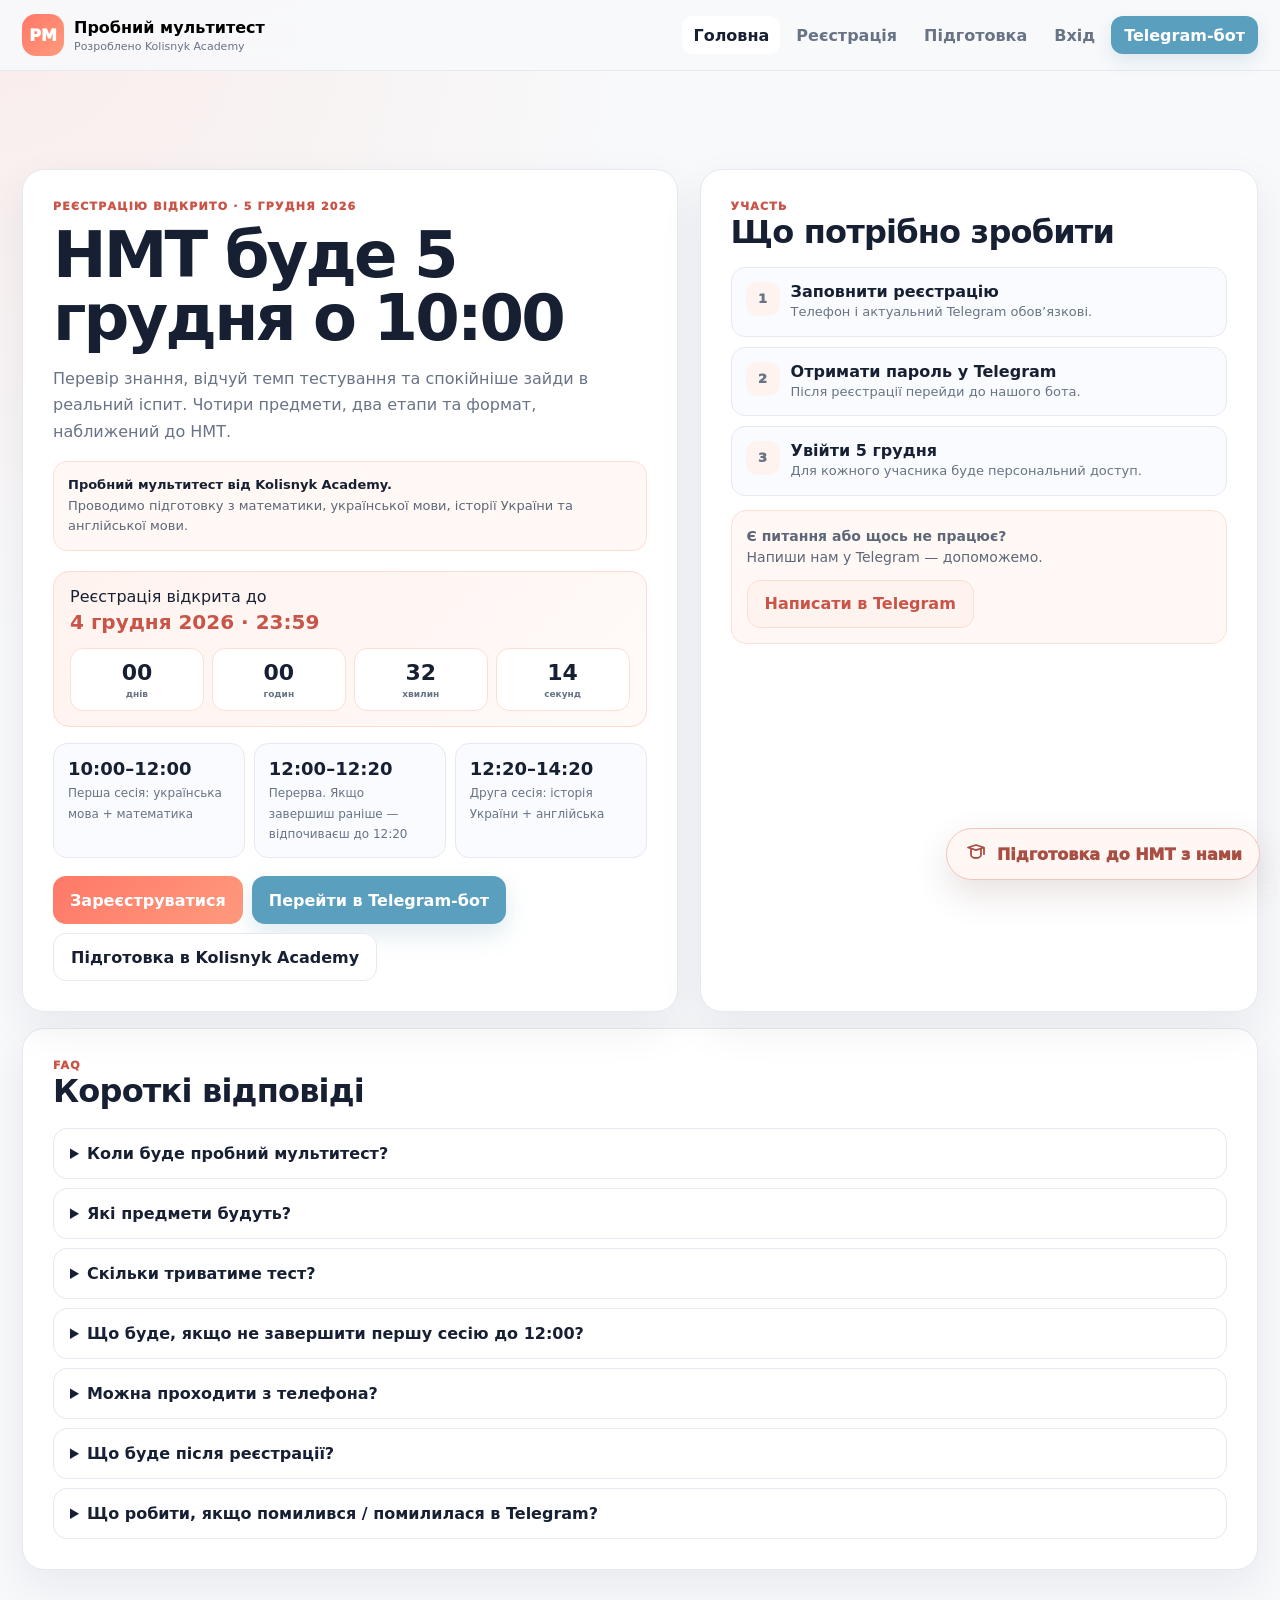
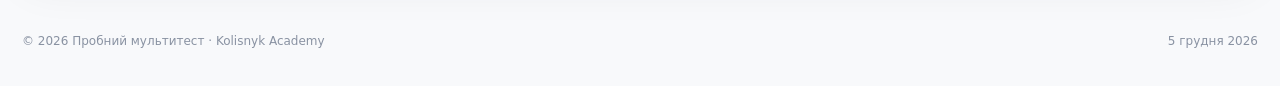
<file: index.html>
<!doctype html>
<html lang="uk">
<head>
<meta charset="utf-8">
<meta name="viewport" content="width=device-width,initial-scale=1,viewport-fit=cover">
<title>Пробний мультитест — Kolisnyk Academy</title>
<link rel="icon" type="image/svg+xml" href="assets/favicon.svg?v=1">
<meta name="description" content="Пробний НМТ у форматі, наближеному до реального тестувальника: реєстрація, персональний доступ, 2 етапи, 20-хвилинна перерва та 4 предмети.">
<link rel="stylesheet" href="assets/styles.css?v=20261030-final">
</head>
<body>

<header class="top"><div class="topin">
<button class="brand" id="brandHome"><span class="logo">PM</span><span><strong>Пробний мультитест</strong><small>Розроблено Kolisnyk Academy</small></span></button>
<nav class="desktop-nav" aria-label="Основна навігація"><button data-nav="ended" class="post-event-only" hidden>Підсумки тесту</button><button data-nav="home" class="active">Головна</button><button data-nav="register">Реєстрація</button><button data-nav="tutors">Підготовка</button><button data-nav="login">Вхід</button><a class="telegram-bot-nav" href="https://t.me/Kolisnyk_academy_bot" target="_blank" rel="noopener">Telegram-бот</a></nav>
</div></header>

<nav class="mobile-nav" aria-label="Мобільна навігація">
<button data-nav="ended" class="post-event-only" hidden>Підсумки тесту</button>
<button data-nav="home" class="active">Головна</button>
<button data-nav="register">Реєстрація</button>
<button data-nav="login" class="mobile-login"><svg class="mobile-nav-icon" viewBox="0 0 24 24" aria-hidden="true"><path d="M10 4H5a2 2 0 0 0-2 2v12a2 2 0 0 0 2 2h5M14 8l4 4-4 4M8 12h10"/></svg><span>Вхід</span></button>
<button data-nav="tutors">Підготовка</button>
<a id="mobileSupport" class="mobile-bot-link" href="https://t.me/Kolisnyk_academy_bot" target="_blank" rel="noopener">TG-бот</a>
</nav>

<main class="wrap">

<section id="home" class="section active">
<div class="hero">
<div class="card">
<div class="eyebrow" id="homeEyebrow">Реєстрацію відкрито · 5 грудня 2026</div>
<h1 id="homeTitle">НМТ буде 5 грудня о 10:00</h1>
<p class="lead" id="homeLead">Перевір знання, відчуй темп тестування та спокійніше зайди в реальний іспит. Чотири предмети, два етапи та формат, наближений до НМТ.</p>
<div class="collabline"><b>Пробний мультитест від Kolisnyk Academy.</b><br>Проводимо підготовку з математики, української мови, історії України та англійської мови.</div>
<div class="datebox" id="homePhaseBox"><span id="homePhaseLabel">Реєстрація відкрита до</span><b id="homePhaseValue">4 грудня 2026 · 23:59</b>
<div class="countdown" id="countdown">
<div class="count"><strong id="days">00</strong><span>днів</span></div>
<div class="count"><strong id="hours">00</strong><span>годин</span></div>
<div class="count"><strong id="minutes">00</strong><span>хвилин</span></div>
<div class="count"><strong id="seconds">00</strong><span>секунд</span></div>
</div></div>
<div class="schedule"><div><strong>10:00–12:00</strong><span>Перша сесія: українська мова + математика</span></div><div><strong>12:00–12:20</strong><span>Перерва. Якщо завершиш раніше — відпочиваєш до 12:20</span></div><div><strong>12:20–14:20</strong><span>Друга сесія: історія України + англійська</span></div></div>
<div class="actions"><button id="homeRegisterBtn" class="btn primary" data-nav="register">Зареєструватися</button><a class="btn telegram-bot-btn" href="https://t.me/Kolisnyk_academy_bot" target="_blank" rel="noopener">Перейти в Telegram-бот</a><button id="homeLoginBtn" class="btn ghost" data-nav="login">Увійти до кабінету</button><button class="btn ghost" data-nav="tutors" data-prep-target="academyPrep">Підготовка в Kolisnyk Academy</button></div>
</div>

<div class="card">
<div class="eyebrow">Участь</div><h2>Що потрібно зробити</h2>
<div class="quick">
<div class="quickrow"><span class="quickicon">1</span><div><b id="quickTitle1">Заповнити реєстрацію</b><span id="quickText1">Телефон і актуальний Telegram обов'язкові.</span></div></div>
<div class="quickrow"><span class="quickicon">2</span><div><b id="quickTitle2">Дочекатися підтвердження</b><span id="quickText2">Усю важливу інформацію надішлемо за вказаними контактами.</span></div></div>
<div class="quickrow"><span class="quickicon">3</span><div><b id="quickTitle3">Увійти 5 грудня</b><span id="quickText3">Для кожного учасника буде персональний доступ.</span></div></div>
</div>
<div class="support"><p><b>Є питання або щось не працює?</b><br>Напиши нам у Telegram — допоможемо.</p><a id="supportHome" class="btn soft" href="https://t.me/kolisnyk_academy" target="_blank" rel="noopener">Написати в Telegram</a></div>
</div>
</div>

<div class="card" style="margin-top:16px">
<div class="eyebrow">FAQ</div><h2>Короткі відповіді</h2>
<div class="faq">
<details><summary>Коли буде пробний мультитест?</summary><p>5 грудня 2026 року. Перша сесія починається о 10:00, друга — о 12:20 за київським часом. Логін і пароль можна отримати в Telegram-боті після реєстрації.</p></details>
<details><summary>Які предмети будуть?</summary><p>Українська мова, математика, історія України та англійська мова. Усі чотири предмети проводить Kolisnyk Academy.</p></details>
<details><summary>Скільки триватиме тест?</summary><p>Перша сесія триває з 10:00 до 12:00. О 12:00 вона завершується автоматично, після чого триває перерва до 12:20. Якщо завершиш раніше, матимеш довшу перерву. Друга сесія проходить з 12:20 до 14:20.</p></details>
<details><summary>Що буде, якщо не завершити першу сесію до 12:00?</summary><p>О 12:00 перша сесія завершується автоматично. Якщо учасник не завершив її самостійно вчасно, за цю сесію відображатиметься 0. Дані виконання зберігаються для організатора.</p></details>
<details><summary>Можна проходити з телефона?</summary><p>Так. Сайт адаптований для смартфона. Але для самого тесту, якщо є можливість, зручніше використовувати ноутбук або комп'ютер.</p></details>
<details><summary>Що буде після реєстрації?</summary><p>Одразу відкрий наш <a class="telegram-bot-inline" href="https://t.me/Kolisnyk_academy_bot" target="_blank" rel="noopener">Telegram-бот</a>, натисни «Start / Розпочати» та отримай персональні дані для входу.</p></details>
<details><summary>Що робити, якщо помилився / помилилася в Telegram?</summary><p>Напиши нам у Telegram підтримки та вкажи ім'я, з яким реєструвався / реєструвалася.</p></details>
</div></div>
</section>

<section id="ended" class="section post-event-section" aria-labelledby="endedTitle" aria-hidden="true">
<div class="post-event-hero card">
  <div class="post-event-status"><span aria-hidden="true">✓</span> Тестування завершено</div>
  <div class="eyebrow">Пробний мультитест · 5 грудня 2026</div>
  <h1 id="endedTitle">Дякуємо, що прийшли!</h1>
  <p class="lead">Пробний НМТ завершився о 14:20. Дякуємо, що перевірили свої знання разом із Kolisnyk Academy.</p>
  <div class="post-event-note"><b>Якщо ви не встигли пройти або завершити тест — не засмучуйтеся.</b> Про дату наступного пробного НМТ повідомимо окремо.</div>
  <div class="actions post-event-actions">
    <button class="btn primary" data-nav="register">Дізнатися про наступний тест</button>
    <button class="btn ghost" data-nav="tutors">Підготовка в Kolisnyk Academy</button>
  </div>
</div>

<div id="endedDeliveryState" class="status" role="status" aria-live="polite" hidden></div>
<button id="endedRetryResultBtn" class="btn primary hide" type="button" hidden>Повторити надсилання відповідей</button>

<div class="post-event-grid">
  <article class="card post-event-card">
    <span class="post-event-icon" aria-hidden="true">01</span>
    <h2>Що буде з результатом?</h2>
    <p>Сайт передає збережені відповіді організаторам. Якщо надсилання перервалося, залиште сторінку відкритою: сайт повторить його автоматично або після натискання кнопки повторного надсилання.</p>
  </article>
  <article class="card post-event-card">
    <span class="post-event-icon" aria-hidden="true">02</span>
    <h2>Як потрапити на наступний тест?</h2>
    <p>Дату наступного пробного НМТ повідомимо окремо. Залиште контакти, щоб отримати повідомлення про реєстрацію та умови участі.</p>
  </article>
  <article class="card post-event-card">
    <span class="post-event-icon" aria-hidden="true">03</span>
    <h2>Потрібна допомога?</h2>
    <p>Якщо результат не надіслався, виникла технічна помилка чи залишилося організаційне питання — зверніться до підтримки.</p>
    <a class="text-link" href="https://t.me/kolisnyk_academy" target="_blank" rel="noopener">Написати в Telegram →</a>
  </article>
</div>

<div class="card post-event-footer">
  <div><div class="eyebrow">Далі — більше</div><h2>Готуйся до наступного пробного НМТ</h2></div>
  <p>Kolisnyk Academy проводить підготовку з усіх чотирьох предметів пробного НМТ.</p>
</div>
</section>

<section id="register" class="section">
<div class="grid2">
<div class="card">
<div class="eyebrow">Реєстрація</div><h2>Запис на пробний мультитест</h2><p id="registrationLead" class="lead" style="font-size:16px">Заявки приймаємо до 4 грудня 2026, 23:59 за київським часом.</p>
<form id="registrationForm">
<div class="formgrid">
<div class="field full"><label for="regName">Ім'я та прізвище</label><input id="regName" autocomplete="name" required placeholder="Наприклад, Анна Шевченко"></div>
<div class="field"><label for="regPhone">Телефон</label><input id="regPhone" type="tel" inputmode="tel" autocomplete="tel" required placeholder="+380 67 123 45 67"></div>
<div class="field"><label for="regTelegram">Telegram</label><input id="regTelegram" autocapitalize="off" spellcheck="false" required placeholder="@username"></div>
<div class="field"><label for="regEmail">Email</label><input id="regEmail" type="email" inputmode="email" autocomplete="email" required placeholder="name@gmail.com"></div>
<div class="field"><label for="regGrade">Клас</label><select id="regGrade" required><option value="">Оберіть клас</option><option>9</option><option>10</option><option>11</option><option>Випускник/ця</option></select></div>
<div class="field full"><label for="regCity">Місто</label><input id="regCity" autocomplete="address-level2" required placeholder="Київ"></div>
</div>
<div class="notice"><b>Перевір Telegram перед відправленням.</b> Вкажи актуальний <b>@username</b>. Якщо username неправильний або з тобою неможливо зв'язатися, ми не зможемо підтвердити участь та надіслати важливу інформацію.</div>
<div class="notice wait-notice"><b>Після надсилання форми обов’язково перейдіть у Telegram-бот.</b> Натисніть «Start / Розпочати», щоб отримати індивідуальні логін і пароль.<a class="telegram-bot-inline telegram-bot-notice" href="https://t.me/Kolisnyk_academy_bot" target="_blank" rel="noopener">Відкрити Telegram-бот →</a></div>
<div class="actions registration-actions"><button class="btn primary" type="submit">Надіслати заявку</button><a class="btn telegram-bot-btn" href="https://t.me/Kolisnyk_academy_bot" target="_blank" rel="noopener">Після заявки — відкрити Telegram-бот</a></div>
<div id="registrationStatus" class="status"></div>
</form>
</div>

<div class="card">
<div class="eyebrow">Підтримка</div><h2>Якщо виникло питання</h2>
<p class="lead" style="font-size:16px">Якщо форма не надсилається, не приходить підтвердження або ти помилився / помилилася в контактах — напиши нам.</p>
<div class="support"><p>Найшвидший спосіб зв'язку — Telegram.</p><a id="supportRegister" class="btn primary" href="https://t.me/kolisnyk_academy" target="_blank" rel="noopener">Написати в Telegram</a></div>
</div>
</div>
</section>

<section id="login" class="section">
<div class="card login">
<div class="eyebrow">5 грудня 2026</div><h2>Вхід для учасників</h2><p class="lead" style="font-size:16px">Вхід для учасників буде доступний з 09:00 5 грудня. Увійди завчасно — тест починається о 10:00.</p>
<div id="sessionStatus" class="sessionbox" aria-live="polite"><strong>Вхід для зареєстрованих учасників</strong><span>Використай персональні логін і пароль, отримані в Telegram-боті після реєстрації.</span></div>
  <div id="loginCountdown" class="phase-countdown" hidden aria-live="polite"></div>
  <form id="loginForm" style="margin-top:18px">
    <div class="field"><label for="loginInput">Логін</label><input id="loginInput" required autocomplete="username" placeholder="Введіть логін"></div>
    <div class="field" style="margin-top:14px"><label for="passwordInput">Пароль</label><input id="passwordInput" type="password" required autocomplete="current-password" placeholder="Введіть пароль"></div>
    <div class="actions"><button class="btn primary" type="submit">Увійти</button></div>
    <div id="loginStatus" class="status"></div>
  </form>
<div class="support"><p><b>Ще не отримав/ла логін і пароль?</b><br>Відкрий Telegram-бот і натисни «Start / Розпочати». Якщо потрібна допомога — напиши менеджеру.</p><div class="actions"><a class="btn telegram-bot-btn" href="https://t.me/Kolisnyk_academy_bot" target="_blank" rel="noopener">Отримати доступ у Telegram-боті</a><a id="supportLogin" class="btn ghost" href="https://t.me/kolisnyk_academy" target="_blank" rel="noopener">Написати менеджеру</a></div></div>
</div>
</section>

<section id="lobby" class="section">
  <div class="panel">
    <div class="eyebrow">Перед початком</div>
    <h2>Перевірте дані та правила</h2>
    <div class="lobby-grid">
      <div class="identity">
        <small>Учасник / учасниця</small>
        <strong id="lobbyName">Учасник / учасниця</strong>
        <div style="margin-top:18px;color:var(--muted)">Пробний НМТ від Kolisnyk Academy</div>
        <div style="font-size:22px;font-weight:950;margin-top:4px">5 грудня 2026</div>
      </div>
      <div>
        <div class="info-band">Тест проходить у два етапи. У межах одного етапу можна самостійно перемикатися між двома предметами. Після завершення першого етапу повернутися до української мови та математики неможливо.</div>
        <div class="rules">
          <div class="rule"><i>1</i><span>На перший етап відведено 120 хвилин: українська мова + математика.</span></div>
          <div class="rule"><i>2</i><span>Кожну відповідь потрібно окремо зберегти кнопкою «Зберегти відповідь».</span></div>
          <div class="rule"><i>3</i><span>Після першого етапу — 20 хвилин перерви.</span></div>
          <div class="rule"><i>4</i><span>Другий етап — 120 хвилин: історія України + англійська мова.</span></div>
        </div>
        <label class="checkline"><input id="rulesAgree" type="checkbox"><span>Я ознайомився / ознайомилася з правилами пробного тесту й розумію, що після завершення етапу повернутися до нього буде неможливо.</span></label>
        <div class="exam-start">
  
  <h3>Початок тестування</h3>
  <p>Перша сесія починається о 10:00, друга — о 12:20 за київським часом.</p>
  <div class="actions">
    <button id="startTestBtn" class="btn primary">Почати тестування</button>
    <button id="startStage2TestBtn" hidden data-test-control class="btn ghost" type="button">Одразу відкрити другу сесію</button>
    <button id="resetProgressBtn" hidden data-test-control class="btn soft" type="button">Скинути мій прогрес</button>
  </div>
  <div id="lobbyCountdown" class="phase-countdown" hidden aria-live="polite"></div>
</div>
      </div>
    </div>
  </div>
</section>

<section id="exam" class="section">
  <div class="exam-shell">
    <div class="exam-top">
      <div class="exam-tabs">
        <button class="exam-tab active" data-examtab="examview">Іспит</button>
        <button class="exam-tab" data-examtab="reference">Довідкові матеріали</button>
        <button class="exam-tab" data-examtab="instruction">Інструкція</button>
      </div>
      <div style="display:flex;align-items:center;gap:10px;flex-wrap:wrap">
        <button id="timerToggle" class="timer timer-toggle" type="button" aria-pressed="false" title="Приховати таймер">⏱ <span id="timerText">02:00:00</span><span id="timerHiddenLabel" class="hide">Показати таймер</span></button>
        <button id="finishStageBtn" class="btn btn-primary">Завершити роботу над тестом</button>
      </div>
    </div>

    <div id="examview" class="exam-view">
      <div class="exam-grid">
        <aside class="side-left">
          <h3 style="margin-top:0">Розклад</h3>
          <div class="schedule-item"><span class="schedule-num">1</span><div><b>1 етап — 10:00–12:00</b><span>Українська мова 2026 + математика 2026</span></div></div>
          <div class="schedule-item"><span class="schedule-num">2</span><div><b>Перерва — до 12:20</b><span>Повернутися до першого етапу неможливо.</span></div></div>
          <div class="schedule-item"><span class="schedule-num">3</span><div><b>2 етап — 12:20–14:20</b><span>Історія України 2026 + англійська мова 2024</span></div></div>
          <div class="info-band" style="margin-top:15px;font-size:12px">У межах активного етапу можна перемикатися між двома предметами й самостійно розподіляти час.</div>
        </aside>

        <main class="exam-main">
          <div class="subject-tabs">
            <button class="subject-tab active" data-subject="ukrainian">Українська мова</button>
            <button class="subject-tab" data-subject="math">Математика</button>
            <button class="subject-tab" data-subject="history" disabled>Історія України</button>
            <button class="subject-tab" data-subject="english" disabled>Англійська мова</button>
          </div>

          <div class="qhead">
            <h3 id="questionTitle">Завдання 1</h3>
            <div class="q-actions"><span class="pill" id="typePill">Вибір однієї відповіді</span></div>
          </div>

          <div id="questionContent"></div>

          <div class="save-row">
            <button id="saveAnswerBtn" class="btn btn-primary">Зберегти відповідь</button>
            <span id="savedMessage" class="saved">✓ Відповідь збережено</span>
          </div>
        </main>

        <aside class="side-right">
          <h3>Завдання</h3>
          <div id="palette" class="palette"></div>
          <div class="legend"><span><i class="dot"></i>Відповідь є</span><span><i class="dot visited"></i>Переглянуто</span><span><i class="dot gray"></i>Не відкрито</span></div>
        </aside>
      </div>
    </div>

    <div id="reference" class="reference-view">
      <div class="exam-main">
        <div class="eyebrow">Математика</div>
        <h2>Довідкові матеріали</h2>
        <p class="sub">Офіційний довідник формул на 3 сторінки: алгебра, аналіз, тригонометрія, геометрія, координати та вектори.</p>
        <div class="reference-pdf">
          <div class="reference-pages" aria-label="Три сторінки довідкових матеріалів"><img src="formuli-page-1.png" alt="Довідкові матеріали, сторінка 1"><img src="formuli-page-2.png" alt="Довідкові матеріали, сторінка 2" loading="lazy"><img src="formuli-page-3.png" alt="Довідкові матеріали, сторінка 3" loading="lazy"></div>
          <div class="actions"><a class="btn btn-ghost" href="formuli.pdf" target="_blank" rel="noopener">Відкрити PDF на весь екран</a><a class="btn btn-soft" href="formuli.pdf" download>Завантажити PDF</a></div>
        </div>
      </div>
    </div>

    <div id="instruction" class="instruction-view">
      <div class="exam-main">
        <div class="eyebrow">Як працювати із тестом</div>
        <h2>Інструкція</h2>
        <div class="instruction-intro">Перед початком переконайтеся, що пристрій підключений до живлення, інтернет працює стабільно, а браузер не перебуває в режимі приватного перегляду.</div>
        <div class="instruction-list">
          <div class="instruction-item"><b>1. Два етапи.</b> Перший етап триває 120 хвилин і містить українську мову та математику. Після перерви відкривається другий етап — історія України та англійська мова, також на 120 хвилин.</div>
          <div class="instruction-item"><b>2. Перемикання між предметами.</b> У межах активного етапу можна вільно перемикатися між двома доступними предметами й самостійно розподіляти час.</div>
          <div class="instruction-item"><b>3. Навігація завданнями.</b> Використовуйте номери на панелі «Завдання». Кораловий номер означає збережену відповідь, сірий — переглянуте завдання без збереженої відповіді.</div>
          <div class="instruction-item"><b>4. Збереження відповіді.</b> Самого вибору варіанта недостатньо. Для кожного завдання обов'язково натисніть «Зберегти відповідь». Лише після цього відповідь зараховується.</div>
          <div class="instruction-item"><b>5. Зміна відповіді.</b> До завершення активного етапу можна повернутися до завдання, вибрати інший варіант і повторно натиснути «Зберегти відповідь».</div>
          <div class="instruction-item"><b>6. Завдання на відповідність.</b> Кожну літеру можна використати лише один раз. Якщо варіант уже обрано в іншому рядку, система не дозволить вибрати його повторно.</div>
          <div class="instruction-item"><b>7. Таймер.</b> Час продовжує відраховуватися, навіть якщо таймер приховано. Перед завершенням етапу система покаже попередження за 10, 5 та 1 хвилину.</div>
          <div class="instruction-item"><b>8. Довідкові матеріали.</b> PDF із математичними формулами доступний у вкладці «Довідкові матеріали». Повернутися до завдання можна вкладкою «Іспит».</div>
          <div class="instruction-item"><b>9. Перезавантаження сторінки.</b> Збережені відповіді, активний етап, таймер і сеанс входу відновляться автоматично. Незбережений вибір поточного завдання відновлюватися не буде.</div>
          <div class="instruction-item"><b>10. Завершення.</b> Натисніть «Завершити роботу над тестом». Система покаже номери завдань без збережених відповідей і попросить підтвердження. Після підтвердження повернутися до завершеного етапу неможливо.</div>
          <div class="instruction-item"><b>11. Якщо виникла проблема.</b> Не закривайте вкладку одразу. Спочатку спробуйте один раз перезавантажити сторінку. Якщо проблема залишилася, зробіть знімок екрана й зверніться до організатора.</div>
        </div>
      </div>
    </div>
  </div>
</section>

<section id="tutors" class="section">
<div class="prep-funnel" id="academyPrep">
  <div class="prep-funnel-top"><a href="https://olexanderkolsnyk.github.io/Kolisnyk-Academy/" target="_blank" rel="noopener" aria-label="Відкрити сайт Kolisnyk Academy"><img src="assets/logo-kolisnyk-horizontal.png" alt="Kolisnyk Academy" width="767" height="294"></a><span>Підбір без довгих анкет</span></div>
  <div class="prep-funnel-hero">
    <div class="prep-funnel-copy"><div class="eyebrow">Підготовка з чотирьох предметів</div><h2>Підібрати <em>навчання</em></h2><p>Розкажіть, що зараз потрібно. Ми запропонуємо формат і викладача, а ви познайомитеся з ним на пробному занятті.</p><div class="prep-steps" aria-label="Як це працює"><span>1. Ціль</span><span>2. Розмова</span><span>3. Пробне</span></div></div>
    <div class="prep-picker"><div class="prep-picker-head"><h3>Що вас цікавить?</h3><p>Оберіть один варіант — це ні до чого не зобов’язує.</p></div><div class="prep-goals" role="group" aria-label="Навчальна ціль"><button type="button" data-prep-goal="НМТ"><strong>Підготовка до НМТ</strong><small>від стартового рівня до цільового бала</small></button><button type="button" data-prep-goal="Школа"><strong>Шкільна програма</strong><small>зрозуміти теми й підняти оцінку</small></button><button type="button" data-prep-goal="Поглиблено"><strong>Поглиблено</strong><small>олімпіади, параметри, складні задачі</small></button><button type="button" data-prep-goal="Порада"><strong>Потрібна порада</strong><small>разом визначимо найкращий старт</small></button></div><p class="prep-recommendation" id="prepRecommendation" aria-live="polite">Оберіть ціль — нижче можна одразу написати живій людині.</p></div>
  </div>
  <div class="prep-contact"><div class="prep-contact-head"><h3>Домовтеся про підготовку так, як зручно вам</h3><p>Без ботів і автоматичних продажів — відповість менеджер академії.</p></div><div class="prep-contact-grid"><a href="https://t.me/kolisnyk_academy" target="_blank" rel="noopener"><i><svg viewBox="0 0 24 24" aria-hidden="true"><path d="M21.5 3.4 18.3 19c-.2 1.1-.9 1.4-1.8.9l-4.9-3.6-2.4 2.3c-.3.3-.5.5-1 .5l.4-5 9-8.1c.4-.4-.1-.6-.6-.2L5.9 12.8l-4.8-1.5c-1-.3-1.1-1 .2-1.5L20 2.6c.9-.3 1.7.2 1.5.8Z"/></svg></i><strong>Написати в Telegram</strong><span>Найшвидший спосіб домовитися</span><b>↗</b></a><a href="https://ig.me/m/kolisnyk_academy" target="_blank" rel="noopener"><i><svg viewBox="0 0 24 24" aria-hidden="true"><rect x="3" y="3" width="18" height="18" rx="5"/><circle cx="12" cy="12" r="4.2"/><circle cx="17.4" cy="6.7" r="1"/></svg></i><strong>Написати в Instagram</strong><span>Перейти одразу в Direct</span><b>↗</b></a><a href="https://olexanderkolsnyk.github.io/Kolisnyk-Academy/" target="_blank" rel="noopener"><i><svg viewBox="0 0 24 24" aria-hidden="true"><circle cx="12" cy="12" r="9"/><path d="M3 12h18M12 3a14 14 0 0 1 0 18M12 3a14 14 0 0 0 0 18"/></svg></i><strong>Дізнатися більше про школу</strong><span>Викладачі, навчання, результати та ціни</span><b>↗</b></a></div></div>
  <div class="prep-socials"><div><h3>Дивитися, читати й бути на зв’язку</h3><span>Усі офіційні сторінки в одному місці</span></div><div class="prep-social-grid"><a href="https://www.instagram.com/kolisnyk_academy" target="_blank" rel="noopener"><i><svg viewBox="0 0 24 24"><rect x="3" y="3" width="18" height="18" rx="5"/><circle cx="12" cy="12" r="4.2"/><circle cx="17.4" cy="6.7" r="1"/></svg></i>Instagram</a><a href="https://www.tiktok.com/@kolisnyk_academy" target="_blank" rel="noopener"><i><svg viewBox="0 0 24 24"><path d="M14 4v10.2a4.2 4.2 0 1 1-3.6-4.1M14 4c.8 2.7 2.4 4.2 5 4.5"/></svg></i>TikTok</a><a href="https://www.youtube.com/@kolisnyk_academy" target="_blank" rel="noopener"><i><svg viewBox="0 0 24 24"><path d="M21 8.2a3 3 0 0 0-2.1-2.1C17 5.6 12 5.6 12 5.6s-5 0-6.9.5A3 3 0 0 0 3 8.2 31 31 0 0 0 2.5 12 31 31 0 0 0 3 15.8a3 3 0 0 0 2.1 2.1c1.9.5 6.9.5 6.9.5s5 0 6.9-.5a3 3 0 0 0 2.1-2.1 31 31 0 0 0 .5-3.8 31 31 0 0 0-.5-3.8ZM10 9l5 3-5 3Z"/></svg></i>YouTube</a><a href="https://t.me/kolisnyk_academy" target="_blank" rel="noopener"><i><svg viewBox="0 0 24 24"><path d="M21.5 3.4 18.3 19c-.2 1.1-.9 1.4-1.8.9l-4.9-3.6-2.4 2.3c-.3.3-.5.5-1 .5l.4-5 9-8.1c.4-.4-.1-.6-.6-.2L5.9 12.8l-4.8-1.5c-1-.3-1.1-1 .2-1.5L20 2.6c.9-.3 1.7.2 1.5.8Z"/></svg></i>Telegram</a><a href="https://www.threads.com/@kolisnyk_academy?igshid=NTc4MTIwNjQ2YQ==" target="_blank" rel="noopener"><i><svg viewBox="0 0 24 24"><path d="M16.5 8.5c-1-2-2.8-3-5-3-4 0-6.5 2.8-6.5 6.8 0 4.1 2.5 6.7 6.3 6.7 3.4 0 5.7-1.7 5.7-4.3 0-2.1-1.6-3.5-4.1-3.5-2.3 0-3.8 1-3.8 2.6 0 1.4 1.2 2.3 2.8 2.3 2.7 0 4.6-2.2 4.6-5.2 0-3.4-1.7-5.6-4.8-5.6"/></svg></i>Threads</a><a href="https://www.facebook.com/katerina.kolisnik.727264" target="_blank" rel="noopener"><i><svg viewBox="0 0 24 24"><path d="M14 8h3V4h-3c-3 0-5 2-5 5v3H6v4h3v6h4v-6h3l1-4h-4V9c0-.7.3-1 1-1Z"/></svg></i>Facebook</a><a href="https://r.mssg.me/m/697bfcc0610fc48495b6ee1d" target="_blank" rel="noopener"><i><svg viewBox="0 0 24 24"><path d="M5 4.5c4-2 10-1.5 13 1.5 2.5 2.5 2.8 7.5.7 10.3-1.9 2.4-5.1 3.2-8.2 2.7L6 21l.8-3.8C3.8 14.4 2.8 7.7 5 4.5Z"/><path d="M8 8c.5 3.5 2.5 5.5 6 6m-5.5-6.5 1.5 2-1 1c.7 1.3 1.7 2.3 3 3l1-1 2 1.5"/></svg></i>Viber-чат</a></div><p>Оберіть будь-який канал — відповідь надасть людина, а не бот.</p></div>
</div>
</section>

<section id="admin" class="section">
  <div id="adminLoginCard" class="panel admin-login">
    <div class="eyebrow">Control room</div>
    <h2>Адміністрування</h2>
    <p class="sub">Вхід лише для організаторів.</p>
    <div class="field"><label for="adminPassword">Пароль адміністратора</label><input id="adminPassword" type="password" placeholder="••••••••"></div>
    <div class="actions"><button id="adminLoginBtn" class="btn btn-primary">Увійти</button></div>
    <div id="adminStatus" class="status"></div>
  </div>

  <div id="adminPanel" class="panel hide">
    <div class="eyebrow">Налаштування</div>
    <h2>Доступи учасників</h2>
    <div class="test-tools">
      <h3>Видати один доступ</h3>
      <div class="formgrid">
        <div class="field"><label for="accessName">Ім’я учасника</label><input id="accessName" placeholder="Анна Шевченко"></div>
        <div class="field"><label for="accessContact">Telegram або email</label><input id="accessContact" placeholder="@username або name@gmail.com"></div>
      </div>
      <div class="actions"><button id="createAccessBtn" class="btn primary">Створити логін і пароль</button><button id="importMainBtn" class="btn ghost">Імпортувати нових з основної таблиці</button></div>
      <div id="credentialOutput" class="credential-output hide"></div>
    </div>
    <div class="admin-settings">
      <div class="setting"><strong>Дедлайн реєстрації</strong><input id="adminDeadline" type="datetime-local"></div>
      <div class="setting"><strong>Дата доступу до тесту</strong><input id="adminTestStart" type="datetime-local"></div>
      <div class="setting"><strong>Реєстрація</strong><select id="adminRegOpen"><option value="yes">Відкрита</option><option value="no">Закрита</option></select></div>
      <div class="setting"><strong>Kolisnyk Academy · Telegram</strong><input id="mathTelegram" placeholder="https://t.me/..."></div>
      <div class="setting"><strong>Kolisnyk Academy · Instagram</strong><input id="mathInstagram" placeholder="https://instagram.com/..."></div>
      <div class="setting"><strong>Kolisnyk Academy · TikTok</strong><input id="mathTiktok" placeholder="https://tiktok.com/@..."></div>
    </div>

    <div class="toolbar">
      <button id="saveAdminSettings" class="btn btn-primary">Зберегти налаштування</button>
      <button id="exportAdminCsv" class="btn btn-green">Експорт CSV / Excel</button>
      <button id="refreshAdmin" class="btn btn-ghost">Оновити список</button>
    </div>

    <div class="table-wrap">
      <table>
        <thead><tr><th>№</th><th>ПІБ</th><th>Телефон</th><th>Telegram</th><th>Email</th><th>Клас</th><th>Місто</th><th>Логін</th><th>Статус</th></tr></thead>
        <tbody id="participantsBody"></tbody>
      </table>
    </div>
  </div>
</section>

</main>

<footer class="footer"><span>© 2026 Пробний мультитест · Kolisnyk Academy</span><span>5 грудня 2026</span><button id="versionKnock" class="version-knock" aria-label=""></button></footer>

<div id="finishModal" class="modal">
  <div class="modal-card">
    <div class="eyebrow">Завершення етапу</div>
    <h3 id="finishTitle">Ви впевнені?</h3>
    <p id="finishSummary"></p><div id="finishMissing" class="missing-review"></div>
    <div class="actions">
      <button id="cancelFinish" class="btn btn-ghost">Ні, повернутися до завдань</button>
      <button id="confirmFinish" class="btn btn-primary">Так, завершити роботу</button>
    </div>
  </div>
</div>

<div id="breakModal" class="modal">
  <div class="modal-card">
    <div class="eyebrow">Перерва</div>
    <h3>Перший етап завершено</h3>
    <p>Повернутися до української мови та математики вже неможливо. Друга сесія почнеться у запланований час — о 12:20. Якщо першу сесію завершено раніше, перерва автоматично буде довшою.</p>
    <div class="timer" style="display:inline-block;margin:10px 0 5px"><span id="breakTimerText">00:20:00</span></div>
    <label class="checkline"><input id="secondStageAgree" type="checkbox"><span>Я ознайомився / ознайомилася з правилами другої сесії та готовий / готова розпочати тестування.</span></label>
    <div id="secondStageGate" class="phase-countdown" aria-live="polite">Друга сесія відкриється о 12:20.</div>
    <div class="actions"><button id="skipBreakBtn" class="btn primary" disabled>Почати другу сесію</button></div>
  </div>
</div>

<div id="resultModal" class="modal">
  <div class="modal-card result-modal-card">
    <div class="eyebrow">Результат</div>
    <h3>Пробний НМТ завершено</h3>
    <p id="resultLead" class="result-lead hide">Ваші відповіді успішно збережено.</p>
    <div id="resultLoading" class="result-loading" role="status" aria-live="polite">
      <span class="result-spinner" aria-hidden="true"></span>
      <strong>Зачекайте, будь ласка…</strong>
      <span>Зберігаємо відповіді та підтверджуємо спробу.</span>
    </div>
    <div id="resultErrorState" class="delivery-state err hide" role="alert"></div>
    <div id="resultSuccessContent" class="hide">
      <div class="telegram-result-info">
        <div class="telegram-result-icon" aria-hidden="true">
          <svg viewBox="0 0 24 24"><path d="M21 3 3.8 9.6c-1.2.5-1.2 1.2-.2 1.5l4.4 1.4 1.7 5.2c.2.7.1 1 .8 1 .5 0 .8-.2 1-.5l2.5-2.4 5 3.7c.9.5 1.6.2 1.8-.9L23 4.5C23.3 3.2 22.5 2.6 21 3Z"/></svg>
        </div>
        <div>
          <h4>Результат можна отримати в Telegram</h4>
          <p>На пробне НМТ зареєструвалося значно більше учасників, ніж ми очікували 💛<br>Щоб сайт працював стабільно для всіх, результати та аналіз тесту ми видаємо через наш Telegram-бот.</p>
          <p>Перейдіть у бот, натисніть «Start / Розпочати» — і одразу отримаєте свій результат.</p>
          <p>Там також можна замовити детальний аналіз тесту: правильні й неправильні відповіді, теми, які варто повторити, та рекомендації щодо підготовки.</p>
        </div>
      </div>
      <div id="resultGrid" class="result-grid tester-result-grid hide"></div>
      <div id="deliveryState" class="delivery-state hide" role="status" aria-live="polite"></div>
      <a id="telegramResultBtn" class="telegram-result-cta" href="https://t.me/Kolisnyk_academy_bot" target="_blank" rel="noopener">
        <svg viewBox="0 0 24 24" aria-hidden="true"><path d="M21 3 3.8 9.6c-1.2.5-1.2 1.2-.2 1.5l4.4 1.4 1.7 5.2c.2.7.1 1 .8 1 .5 0 .8-.2 1-.5l2.5-2.4 5 3.7c.9.5 1.6.2 1.8-.9L23 4.5C23.3 3.2 22.5 2.6 21 3Z"/></svg>
        <span>Отримати результат у Telegram</span>
      </a>
      <div class="result-secondary-actions">
        <button id="resultHome" class="btn ghost">На головну</button>
        <button class="btn btn-ghost" data-nav="tutors">Підготовка в Kolisnyk Academy</button>
      </div>
      <button id="repeatTestBtn" hidden data-test-control class="btn primary result-repeat">Скинути й пройти ще раз</button>
    </div>
    <button id="retryResultBtn" class="btn primary result-retry hide" type="button">Повторити збереження</button>
  </div>
</div>

<div id="warningToast" class="warning-toast" role="status" aria-live="assertive"></div>
<button class="prep-float" type="button" data-nav="tutors" aria-label="Перейти до підготовки до НМТ з Kolisnyk Academy"><svg viewBox="0 0 24 24" aria-hidden="true"><path d="M4 5.5 12 3l8 2.5-8 2.6-8-2.6Zm3 2v5.2c0 1.7 2.2 3.3 5 3.3s5-1.6 5-3.3V7.5M20 6v6"/></svg><span>Підготовка до НМТ з нами</span></button>
<script src="assets/exam-data.js?v=20261030"></script>
<script src="assets/app.js?v=20261030-final"></script>

</body>
</html>
</file>
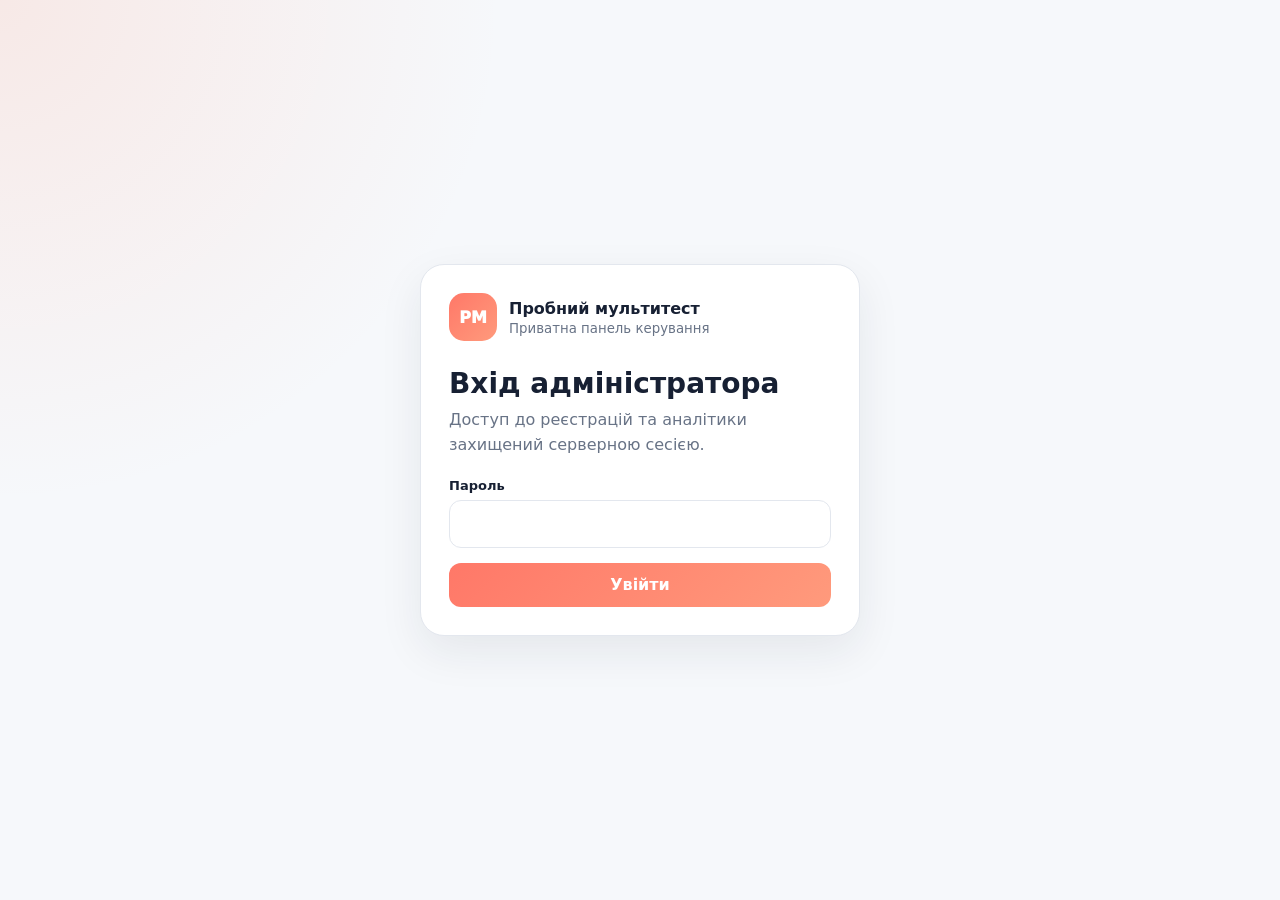
<file: admin.html>
<!doctype html>
<html lang="uk">
<head>
<meta charset="utf-8">
<meta name="viewport" content="width=device-width,initial-scale=1,viewport-fit=cover">
<meta name="robots" content="noindex,nofollow,noarchive">
<title>PM Admin</title>
<meta name="theme-color" content="#ff876f">
<style>
:root{--bg:#f6f8fb;--card:#fff;--ink:#172033;--muted:#687386;--line:#e3e7ee;--coral:#ff7868;--coral2:#ff9a7c;--dark:#c95448;--soft:#fff3ef;--green:#178b5e;--red:#b42318;--shadow:0 16px 44px rgba(23,32,51,.08)}
*{box-sizing:border-box}html,body{margin:0;min-height:100%;font-family:Inter,system-ui,-apple-system,"Segoe UI",sans-serif;color:var(--ink);background:var(--bg)}button,input,select{font:inherit}button{cursor:pointer}.hidden{display:none!important}.sr{position:absolute;width:1px;height:1px;padding:0;margin:-1px;overflow:hidden;clip:rect(0,0,0,0);white-space:nowrap;border:0}
.loginShell{min-height:100vh;display:grid;place-items:center;padding:24px;background:radial-gradient(circle at 0 0,rgba(255,154,124,.16),transparent 32%),var(--bg)}.loginCard{width:min(440px,100%);padding:28px;border:1px solid var(--line);border-radius:24px;background:#fff;box-shadow:var(--shadow)}.brand{display:flex;align-items:center;gap:12px;margin-bottom:26px}.logo{width:48px;height:48px;border-radius:15px;display:grid;place-items:center;color:#fff;font-weight:950;background:linear-gradient(135deg,var(--coral),var(--coral2))}.brand small{display:block;color:var(--muted);margin-top:3px}.loginCard h1{font-size:28px;margin:0 0 8px}.loginCard p{margin:0 0 20px;color:var(--muted);line-height:1.55}.field{display:flex;flex-direction:column;gap:7px}.field label{font-size:13px;font-weight:850}.field input,.field select{width:100%;min-height:48px;border:1px solid var(--line);border-radius:12px;padding:11px 13px;background:#fff;outline:none}.field input:focus,.field select:focus{border-color:#ffad99;box-shadow:0 0 0 4px rgba(255,120,104,.1)}.btn{min-height:44px;border:0;border-radius:12px;padding:10px 15px;font-weight:900;display:inline-flex;align-items:center;justify-content:center;text-decoration:none}.primary{color:#fff;background:linear-gradient(135deg,var(--coral),var(--coral2))}.ghost{color:var(--ink);background:#fff;border:1px solid var(--line)}.danger{color:var(--red);background:#fff;border:1px solid #f4c7c3}.loginCard .btn{width:100%;margin-top:15px}.message{margin-top:13px;padding:12px;border-radius:12px;font-size:13px}.message.error{color:#a42d2d;background:#fff0f0;border:1px solid #ffd2d2}.message.ok{color:var(--green);background:#eefaf4;border:1px solid #bfe5d2}
.app{min-height:100vh}.top{position:sticky;top:0;z-index:20;display:flex;align-items:center;justify-content:space-between;gap:14px;padding:12px 18px;border-bottom:1px solid var(--line);background:rgba(255,255,255,.95);backdrop-filter:blur(14px)}.topBrand{display:flex;align-items:center;gap:10px}.topBrand .logo{width:38px;height:38px;border-radius:12px}.topActions{display:flex;gap:8px}.layout{display:grid;grid-template-columns:230px minmax(0,1fr);min-height:calc(100vh - 63px)}.sidebar{position:sticky;top:63px;height:calc(100vh - 63px);padding:18px 12px;border-right:1px solid var(--line);background:#fff}.nav{display:flex;flex-direction:column;gap:6px}.nav button{min-height:44px;border:0;border-radius:11px;padding:10px 12px;text-align:left;background:none;color:var(--muted);font-weight:850}.nav button.active,.nav button:hover{color:var(--dark);background:var(--soft)}.main{min-width:0;padding:24px}.view{display:none}.view.active{display:block}.viewHead{display:flex;align-items:flex-start;justify-content:space-between;gap:12px;margin-bottom:18px}.viewHead h1{margin:0;font-size:30px}.viewHead p{margin:5px 0 0;color:var(--muted)}.cards{display:grid;grid-template-columns:repeat(4,minmax(0,1fr));gap:13px}.metric,.panel{border:1px solid var(--line);border-radius:18px;background:#fff;box-shadow:0 10px 30px rgba(23,32,51,.04)}.metric{padding:18px}.metric span{display:block;color:var(--muted);font-size:12px;font-weight:800}.metric strong{display:block;margin-top:7px;font-size:30px}.panel{padding:18px;margin-top:14px}.panel h2{font-size:18px;margin:0 0 14px}.split{display:grid;grid-template-columns:1fr 1fr;gap:14px}.bars{display:grid;gap:10px}.barRow{display:grid;grid-template-columns:140px minmax(0,1fr) 44px;gap:9px;align-items:center;font-size:13px}.bar{height:9px;border-radius:999px;background:#eef0f5;overflow:hidden}.bar i{display:block;height:100%;border-radius:999px;background:linear-gradient(90deg,var(--coral),var(--coral2))}
.toolbar{display:flex;flex-wrap:wrap;gap:9px;margin-bottom:13px}.toolbar input,.toolbar select{min-height:42px;border:1px solid var(--line);border-radius:11px;padding:9px 11px;background:#fff}.toolbar input{min-width:230px;flex:1}.tableWrap{overflow:auto;border:1px solid var(--line);border-radius:16px;background:#fff}.table{width:100%;border-collapse:collapse;min-width:1000px}.table th,.table td{padding:11px 12px;border-bottom:1px solid #edf0f4;text-align:left;font-size:12px;vertical-align:top}.table th{position:sticky;top:0;background:#fafbfe;color:#505b70;font-size:11px;text-transform:uppercase;letter-spacing:.04em}.table tr:last-child td{border-bottom:0}.rowLink{border:0;background:none;padding:0;color:var(--dark);font-weight:900;text-align:left}.contactLinks{display:flex;flex-wrap:wrap;gap:5px}.miniLink{color:var(--dark);text-decoration:none;font-weight:800}.badge{display:inline-flex;padding:5px 8px;border-radius:999px;background:#f1f3f7;color:#4c566a;font-size:11px;font-weight:850}.empty{padding:36px;text-align:center;color:var(--muted)}.loading{padding:20px;color:var(--muted)}
.settingsGrid{display:grid;grid-template-columns:1fr 1fr;gap:13px}.settingsActions{margin-top:16px;display:flex;gap:9px}.future{padding:50px 20px;text-align:center;color:var(--muted)}.future strong{display:block;color:var(--ink);font-size:20px;margin-bottom:8px}
.modal{position:fixed;inset:0;z-index:80;display:grid;place-items:center;padding:18px;background:rgba(17,24,39,.42)}.modalCard{width:min(760px,100%);max-height:calc(100vh - 36px);overflow:auto;border-radius:22px;background:#fff;box-shadow:0 30px 80px rgba(17,24,39,.25)}.modalHead{position:sticky;top:0;display:flex;align-items:center;justify-content:space-between;gap:10px;padding:17px 20px;border-bottom:1px solid var(--line);background:#fff;z-index:2}.modalHead h2{margin:0;font-size:21px}.close{width:38px;height:38px;border:1px solid var(--line);border-radius:10px;background:#fff;font-size:22px}.modalBody{padding:20px}.detailGrid{display:grid;grid-template-columns:1fr 1fr;gap:10px}.detail{padding:12px;border:1px solid var(--line);border-radius:12px;background:#fafbfe}.detail span{display:block;color:var(--muted);font-size:11px}.detail b{display:block;margin-top:4px;word-break:break-word}.credentialBox{margin-top:14px;padding:14px;border:1px solid #f2dda7;border-radius:14px;background:#fff8e8}.timeline{display:grid;gap:8px;margin-top:12px}.timelineItem{padding:10px 12px;border-left:3px solid var(--coral);background:#fafbfe;border-radius:0 10px 10px 0}.modalActions{display:flex;flex-wrap:wrap;gap:8px;margin-top:16px}
@media(max-width:980px){.cards{grid-template-columns:repeat(2,1fr)}.split{grid-template-columns:1fr}.layout{grid-template-columns:1fr}.sidebar{position:sticky;top:63px;height:auto;z-index:15;border-right:0;border-bottom:1px solid var(--line);padding:8px;overflow:auto}.nav{flex-direction:row;min-width:max-content}.nav button{white-space:nowrap}.main{padding:18px}.settingsGrid{grid-template-columns:1fr}}
@media(max-width:560px){.top{padding:10px 12px}.topBrand small{display:none}.topActions .btn:first-child{display:none}.main{padding:14px}.cards{grid-template-columns:1fr 1fr;gap:9px}.metric{padding:14px}.metric strong{font-size:25px}.viewHead{flex-direction:column}.viewHead h1{font-size:25px}.toolbar{flex-direction:column}.toolbar input,.toolbar select{width:100%;min-width:0}.detailGrid{grid-template-columns:1fr}.modal{padding:0}.modalCard{width:100%;height:100%;max-height:none;border-radius:0}.split{gap:10px}}
</style>
</head>
<body>
<section id="loginScreen" class="loginShell">
  <div class="loginCard">
    <div class="brand"><span class="logo">PM</span><span><b>Пробний мультитест</b><small>Приватна панель керування</small></span></div>
    <h1>Вхід адміністратора</h1>
    <p>Доступ до реєстрацій та аналітики захищений серверною сесією.</p>
    <form id="loginForm">
      <div class="field"><label for="adminPassword">Пароль</label><input id="adminPassword" type="password" required autocomplete="off"></div>
      <button class="btn primary" type="submit">Увійти</button>
      <div id="loginMessage" class="message hidden" aria-live="polite"></div>
    </form>
  </div>
</section>

<section id="adminApp" class="app hidden">
  <header class="top">
    <div class="topBrand"><span class="logo">PM</span><span><b>PM Admin</b><small>Kolisnyk Academy</small></span></div>
    <div class="topActions"><a class="btn ghost" href="index.html">На сайт</a><button id="logoutBtn" class="btn danger">Вийти</button></div>
  </header>
  <div class="layout">
    <aside class="sidebar"><nav class="nav">
      <button data-view="dashboard" class="active">Dashboard</button>
      <button data-view="registrations">Registrations</button>
      <button data-view="events">Analytics / Events</button>
      <button data-view="settings">Settings</button>
      <button data-view="future">Exam / Results</button>
    </nav></aside>
    <main class="main">
      <section id="dashboardView" class="view active">
        <div class="viewHead"><div><h1>Dashboard</h1><p>Короткий стан реєстрації та важливих подій.</p></div><button class="btn ghost" data-refresh="dashboard">Оновити</button></div>
        <div id="dashboardContent" class="loading">Завантаження…</div>
      </section>
      <section id="registrationsView" class="view">
        <div class="viewHead"><div><h1>Registrations</h1><p>Пошук, фільтри та керування учасниками.</p></div><button id="exportBtn" class="btn ghost">Export CSV</button></div>
        <div class="toolbar">
          <input id="regSearch" type="search" placeholder="Пошук за ім’ям, телефоном, Telegram, email або ID">
          <select id="regStatus"><option value="">Усі статуси</option></select>
          <select id="regSource"><option value="">Усі джерела</option><option>TikTok</option><option>Instagram</option><option>Telegram</option><option>YouTube</option><option>Direct / Other</option></select>
          <select id="regSort"><option value="newest">Спочатку нові</option><option value="oldest">Спочатку старі</option></select>
        </div>
        <div id="registrationsContent" class="loading">Відкрийте вкладку для завантаження.</div>
      </section>
      <section id="eventsView" class="view">
        <div class="viewHead"><div><h1>Analytics / Events</h1><p>Воронка та події зареєстрованих учасників.</p></div><button class="btn ghost" data-refresh="events">Оновити</button></div>
        <div class="toolbar">
          <select id="eventType"><option value="">Усі події</option></select>
          <input id="eventSource" type="search" placeholder="UTM source">
          <input id="eventParticipant" type="search" placeholder="RegistrationID">
          <input id="eventDate" type="date">
        </div>
        <div id="eventsContent" class="loading">Відкрийте вкладку для завантаження.</div>
      </section>
      <section id="settingsView" class="view">
        <div class="viewHead"><div><h1>Settings</h1><p>Публічні налаштування без секретів.</p></div></div>
        <form id="settingsForm"><div id="settingsFields" class="settingsGrid loading">Відкрийте вкладку для завантаження.</div><div class="settingsActions"><button class="btn primary" type="submit">Зберегти налаштування</button></div><div id="settingsMessage" class="message hidden"></div></form>
      </section>
      <section id="futureView" class="view"><div class="panel future"><strong>Exam / Results</strong>Структура зарезервована для майбутнього тестового рушія. Зараз функціонал не реалізується.</div></section>
    </main>
  </div>
</section>

<div id="participantModal" class="modal hidden" role="dialog" aria-modal="true" aria-labelledby="participantTitle">
  <div class="modalCard"><div class="modalHead"><h2 id="participantTitle">Учасник</h2><button class="close" data-close-modal aria-label="Закрити">×</button></div><div id="participantBody" class="modalBody"></div></div>
</div>
<div id="credentialModal" class="modal hidden" role="dialog" aria-modal="true" aria-labelledby="credentialTitle">
  <div class="modalCard" style="max-width:520px"><div class="modalHead"><h2 id="credentialTitle">Доступ створено</h2><button class="close" data-close-credentials aria-label="Закрити">×</button></div><div id="credentialBody" class="modalBody"></div></div>
</div>

<script>
const ENDPOINT="https://script.google.com/macros/s/AKfycbw0Lj8RtqIamar2h9yXeazFTadYvfIfsTqUpcKcPK1mEi8cV-XqfP97SzwzVKRu-IeN/exec";
const TOKEN_KEY="pnmt_admin_token";
const STATUSES=["Нова реєстрація","Підтверджено","Допущено","Відмовлено","Дубль","Проблема з контактом"];
const SETTING_KEYS=["RegistrationOpen","RegistrationDeadline","ExamDate","ExamStart","ExamEnd","SupportTelegram","KolisnykTelegram","KolisnykInstagram","KolisnykTikTok","KolisnykSite","KolisnykViber","KolisnykYouTube"];
const state={token:sessionStorage.getItem(TOKEN_KEY)||"",registrations:[],events:[],loaded:{dashboard:false,registrations:false,events:false,settings:false},participantId:""};

function esc(value){return String(value==null?"":value).replace(/[&<>"']/g,ch=>({"&":"&amp;","<":"&lt;",">":"&gt;",'"':"&quot;","'":"&#39;"}[ch]))}
function displayDate(value){if(!value)return "";const d=new Date(value);return Number.isNaN(d.getTime())?String(value):d.toLocaleString("uk-UA")}
function sourceBucket(row){const s=String(row.LastUTMSource||row.FirstUTMSource||"").toLowerCase();if(s.includes("tiktok"))return"TikTok";if(s.includes("instagram"))return"Instagram";if(s.includes("telegram")||s.includes("t.me"))return"Telegram";if(s.includes("youtube"))return"YouTube";return"Direct / Other"}
function token(){return sessionStorage.getItem(TOKEN_KEY)||""}

async function api(action,data={},requiresAuth=true){
  const payload={action,...data};
  if(requiresAuth)payload.adminToken=token();
  const response=await fetch(ENDPOINT,{method:"POST",headers:{"Content-Type":"text/plain;charset=utf-8"},body:JSON.stringify(payload)});
  const result=await response.json();
  if(!result.ok){
    if(result.error==="AUTH_REQUIRED"){clearSession();showLogin("Сесія завершилась. Увійдіть знову.");}
    throw new Error(result.error||"Помилка сервера.");
  }
  return result;
}
function clearSession(){sessionStorage.removeItem(TOKEN_KEY);state.token="";state.loaded={dashboard:false,registrations:false,events:false,settings:false}}
function showLogin(message=""){document.getElementById("adminApp").classList.add("hidden");document.getElementById("loginScreen").classList.remove("hidden");if(message)showMessage("loginMessage",message,"error")}
function showApp(){document.getElementById("loginScreen").classList.add("hidden");document.getElementById("adminApp").classList.remove("hidden");openView("dashboard")}
function showMessage(id,text,type){const el=document.getElementById(id);el.textContent=text;el.className="message "+type}
function hideMessage(id){const el=document.getElementById(id);el.className="message hidden";el.textContent=""}

document.getElementById("loginForm").addEventListener("submit",async event=>{
  event.preventDefault();hideMessage("loginMessage");
  const input=document.getElementById("adminPassword");
  const button=event.submitter;button.disabled=true;button.textContent="Вхід…";
  const password=input.value;
  input.value="";
  try{
    const result=await api("adminLogin",{password},false);
    state.token=result.adminToken;sessionStorage.setItem(TOKEN_KEY,result.adminToken);
    showApp();
  }catch(error){showMessage("loginMessage",error.message,"error")}
  finally{button.disabled=false;button.textContent="Увійти"}
});

document.getElementById("logoutBtn").addEventListener("click",async()=>{
  try{if(token())await api("adminLogout",{},true)}catch(_){}
  clearSession();showLogin("Ви вийшли з адмін-панелі.");
});

document.querySelectorAll("[data-view]").forEach(button=>button.addEventListener("click",()=>openView(button.dataset.view)));
document.querySelectorAll("[data-refresh]").forEach(button=>button.addEventListener("click",()=>loadView(button.dataset.refresh,true)));

function openView(name){
  document.querySelectorAll(".view").forEach(view=>view.classList.toggle("active",view.id===name+"View"));
  document.querySelectorAll("[data-view]").forEach(button=>button.classList.toggle("active",button.dataset.view===name));
  loadView(name,false);
}
function loadView(name,force){
  if(name==="dashboard"&&(!state.loaded.dashboard||force))return loadDashboard();
  if(name==="registrations"&&(!state.loaded.registrations||force))return loadRegistrations();
  if(name==="events"&&(!state.loaded.events||force))return loadEvents();
  if(name==="settings"&&(!state.loaded.settings||force))return loadSettings();
}

async function loadDashboard(){
  const box=document.getElementById("dashboardContent");box.className="loading";box.textContent="Завантаження…";
  try{
    const data=await api("adminDashboard");state.loaded.dashboard=true;
    const m=data.metrics;
    box.className="";
    box.innerHTML='<div class="cards">'+
      metric("Усього реєстрацій",m.total)+metric("Нові сьогодні",m.today)+
      metric("Підтверджені",m.confirmed)+metric("Непідтверджені",m.unconfirmed)+
      '</div><div class="panel"><h2>Джерела</h2>'+bars(data.sources)+'</div>'+
      '<div class="panel"><h2>Важливі Events</h2>'+bars(data.events)+'</div>';
  }catch(error){box.className="message error";box.textContent=error.message}
}
function metric(label,value){return '<div class="metric"><span>'+esc(label)+'</span><strong>'+esc(value)+'</strong></div>'}
function bars(object){const entries=Object.entries(object||{});const max=Math.max(1,...entries.map(([,v])=>Number(v)||0));return '<div class="bars">'+entries.map(([k,v])=>'<div class="barRow"><span>'+esc(k)+'</span><div class="bar"><i style="width:'+Math.round((Number(v)||0)/max*100)+'%"></i></div><b>'+esc(v)+'</b></div>').join("")+'</div>'}

async function loadRegistrations(){
  const box=document.getElementById("registrationsContent");box.className="loading";box.textContent="Завантаження…";
  try{
    const data=await api("adminListRegistrations");state.registrations=data.registrations||[];state.loaded.registrations=true;
    document.getElementById("regStatus").innerHTML='<option value="">Усі статуси</option>'+STATUSES.map(s=>'<option>'+esc(s)+'</option>').join("");
    renderRegistrations();
  }catch(error){box.className="message error";box.textContent=error.message}
}
["regSearch","regStatus","regSource","regSort"].forEach(id=>document.getElementById(id).addEventListener("input",renderRegistrations));
function filteredRegistrations(){
  const q=document.getElementById("regSearch").value.trim().toLowerCase();
  const status=document.getElementById("regStatus").value;
  const source=document.getElementById("regSource").value;
  const sort=document.getElementById("regSort").value;
  return state.registrations.filter(row=>{
    const hay=[row.RegistrationID,row.Name,row.Phone,row.Telegram,row.Email,row.City].join(" ").toLowerCase();
    return(!q||hay.includes(q))&&(!status||row.Status===status)&&(!source||sourceBucket(row)===source);
  }).sort((a,b)=>(new Date(a.Timestamp)-new Date(b.Timestamp))*(sort==="newest"?-1:1));
}
function renderRegistrations(){
  const box=document.getElementById("registrationsContent");const rows=filteredRegistrations();
  if(!rows.length){box.className="empty";box.textContent="Нічого не знайдено.";return}
  box.className="tableWrap";
  box.innerHTML='<table class="table"><thead><tr><th>Учасник</th><th>Контакти</th><th>Клас / місто</th><th>Статус</th><th>First UTM</th><th>Last UTM</th><th>Дата</th></tr></thead><tbody>'+
    rows.map(row=>'<tr><td><button class="rowLink" data-open-id="'+esc(row.RegistrationID)+'">'+esc(row.Name||"Без імені")+'</button><br><small>'+esc(row.RegistrationID)+'</small></td>'+
    '<td>'+contactHtml(row)+'</td><td>'+esc(row.Grade)+'<br>'+esc(row.City)+'</td><td><span class="badge">'+esc(row.Status||"")+'</span></td>'+
    '<td>'+esc(utmText(row,"First"))+'</td><td>'+esc(utmText(row,"Last"))+'</td><td>'+esc(displayDate(row.Timestamp))+'</td></tr>').join("")+
    '</tbody></table>';
}
function contactHtml(row){
  const tel=String(row.Phone||"").replace(/[^+0-9]/g,"");
  const tg=String(row.Telegram||"").replace(/^@/,"");
  return '<div class="contactLinks">'+
    (tel?'<a class="miniLink" href="tel:'+encodeURIComponent(tel)+'">Телефон</a>':"")+
    (/^[A-Za-z0-9_]{5,32}$/.test(tg)?'<a class="miniLink" target="_blank" rel="noopener" href="https://t.me/'+encodeURIComponent(tg)+'">Telegram</a>':"")+
    (row.Email?'<a class="miniLink" href="mailto:'+encodeURIComponent(row.Email)+'">Email</a>':"")+'</div>';
}
function utmText(row,prefix){return [row[prefix+"UTMSource"],row[prefix+"UTMMedium"],row[prefix+"UTMCampaign"]].filter(Boolean).join(" / ")||"—"}

document.getElementById("registrationsContent").addEventListener("click",event=>{const button=event.target.closest("[data-open-id]");if(button)openParticipant(button.dataset.openId)});
document.getElementById("eventsContent").addEventListener("click",event=>{const button=event.target.closest("[data-open-id]");if(button)openParticipant(button.dataset.openId)});

async function openParticipant(id){
  state.participantId=id;
  document.getElementById("participantModal").classList.remove("hidden");
  const body=document.getElementById("participantBody");body.className="modalBody loading";body.textContent="Завантаження…";
  try{
    const data=await api("adminGetParticipant",{registration_id:id});
    renderParticipant(data.participant,data.events||[]);
  }catch(error){body.className="modalBody message error";body.textContent=error.message}
}
function renderParticipant(p,events){
  document.getElementById("participantTitle").textContent=p.Name||"Учасник";
  const fields=[["RegistrationID",p.RegistrationID],["Дата",displayDate(p.Timestamp)],["Телефон",p.Phone],["Telegram",p.Telegram],["Email",p.Email],["Клас",p.Grade],["Місто",p.City],["First UTM",utmText(p,"First")],["Last UTM",utmText(p,"Last")],["Initial referrer",p.InitialReferrer||"—"],["Login",p.Login||"Не створено"],["Access status",p.AccessStatus||"—"]];
  const statusOptions=STATUSES.map(s=>'<option '+(s===p.Status?"selected":"")+'>'+esc(s)+'</option>').join("");
  const timeline=events.length?events.sort((a,b)=>new Date(a.Timestamp)-new Date(b.Timestamp)).map(e=>'<div class="timelineItem"><b>'+esc(displayDate(e.Timestamp))+' · '+esc(e.EventName)+'</b><br><small>'+esc(e.Target||"")+' '+esc(e.UTMSource||"")+'</small></div>').join(""):'<div class="empty">Подій поки немає.</div>';
  const body=document.getElementById("participantBody");body.className="modalBody";
  body.innerHTML='<div class="detailGrid">'+fields.map(([k,v])=>'<div class="detail"><span>'+esc(k)+'</span><b>'+esc(v)+'</b></div>').join("")+'</div>'+
    '<div class="panel"><h2>Статус</h2><div class="field"><select id="participantStatus">'+statusOptions+'</select></div><div class="modalActions"><button id="saveStatusBtn" class="btn primary">Зберегти статус</button></div></div>'+
    '<div class="panel"><h2>Доступ до майбутнього тесту</h2><p>'+esc(p.HasPassword?"Доступ уже створено. Пароль у таблиці зберігається лише як hash.":"Доступ ще не створено.")+'</p><div class="modalActions"><button id="generateBtn" class="btn ghost">'+(p.HasPassword?"Перегенерувати пароль":"Згенерувати доступ")+'</button></div></div>'+
    '<div class="panel"><h2>Timeline Events</h2><div class="timeline">'+timeline+'</div></div>';
  document.getElementById("saveStatusBtn").addEventListener("click",saveParticipantStatus);
  document.getElementById("generateBtn").addEventListener("click",()=>generateCredentials(Boolean(p.HasPassword)));
}
async function saveParticipantStatus(){
  const button=document.getElementById("saveStatusBtn");button.disabled=true;
  try{
    const status=document.getElementById("participantStatus").value;
    await api("adminUpdateParticipant",{registration_id:state.participantId,status});
    const local=state.registrations.find(r=>r.RegistrationID===state.participantId);if(local)local.Status=status;
    renderRegistrations();button.textContent="Збережено";
  }catch(error){button.textContent=error.message}
  finally{setTimeout(()=>{button.disabled=false;button.textContent="Зберегти статус"},1200)}
}
async function generateCredentials(regenerate){
  const button=document.getElementById("generateBtn");button.disabled=true;button.textContent="Генеруємо…";
  try{
    const data=await api("adminGenerateCredentials",{registration_id:state.participantId,regenerate});
    document.getElementById("credentialBody").innerHTML='<div class="credentialBox"><b>Збережіть зараз — пароль більше не буде показаний.</b><div class="detailGrid" style="margin-top:12px"><div class="detail"><span>Login</span><b>'+esc(data.credentials.login)+'</b></div><div class="detail"><span>Password</span><b>'+esc(data.credentials.password)+'</b></div></div></div>';
    document.getElementById("credentialModal").classList.remove("hidden");
    await openParticipant(state.participantId);
  }catch(error){button.textContent=error.message}
  finally{button.disabled=false}
}
document.querySelector("[data-close-modal]").addEventListener("click",()=>document.getElementById("participantModal").classList.add("hidden"));
document.querySelector("[data-close-credentials]").addEventListener("click",()=>{document.getElementById("credentialBody").textContent="";document.getElementById("credentialModal").classList.add("hidden")});

async function loadEvents(){
  const box=document.getElementById("eventsContent");box.className="loading";box.textContent="Завантаження…";
  try{
    const data=await api("adminListEvents");state.events=data.events||[];state.loaded.events=true;
    const types=[...new Set(state.events.map(e=>e.EventName).filter(Boolean))].sort();
    document.getElementById("eventType").innerHTML='<option value="">Усі події</option>'+types.map(t=>'<option>'+esc(t)+'</option>').join("");
    renderEvents();
  }catch(error){box.className="message error";box.textContent=error.message}
}
["eventType","eventSource","eventParticipant","eventDate"].forEach(id=>document.getElementById(id).addEventListener("input",renderEvents));
function renderEvents(){
  const type=document.getElementById("eventType").value;
  const source=document.getElementById("eventSource").value.trim().toLowerCase();
  const participant=document.getElementById("eventParticipant").value.trim().toLowerCase();
  const date=document.getElementById("eventDate").value;
  const rows=state.events.filter(e=>(!type||e.EventName===type)&&(!source||String(e.UTMSource).toLowerCase().includes(source))&&(!participant||String(e.RegistrationID).toLowerCase().includes(participant))&&(!date||String(e.Timestamp).slice(0,10)===date)).sort((a,b)=>new Date(b.Timestamp)-new Date(a.Timestamp));
  const box=document.getElementById("eventsContent");
  if(!rows.length){box.className="empty";box.textContent="Подій не знайдено.";return}
  box.className="tableWrap";
  box.innerHTML='<table class="table"><thead><tr><th>Час</th><th>Учасник</th><th>Подія</th><th>Target</th><th>Page</th><th>UTM</th></tr></thead><tbody>'+
    rows.map(e=>'<tr><td>'+esc(displayDate(e.Timestamp))+'</td><td><button class="rowLink" data-open-id="'+esc(e.RegistrationID)+'">'+esc(e.RegistrationID)+'</button></td><td>'+esc(e.EventName)+'</td><td>'+esc(e.Target)+'</td><td>'+esc(e.Page)+'</td><td>'+esc([e.UTMSource,e.UTMMedium,e.UTMCampaign,e.UTMContent].filter(Boolean).join(" / ")||"—")+'</td></tr>').join("")+'</tbody></table>';
}

async function loadSettings(){
  const box=document.getElementById("settingsFields");box.className="settingsGrid loading";box.textContent="Завантаження…";
  try{
    const data=await api("adminGetSettings");state.loaded.settings=true;renderSettings(data.settings||{});
  }catch(error){box.className="message error";box.textContent=error.message}
}
function renderSettings(settings){
  const box=document.getElementById("settingsFields");box.className="settingsGrid";
  box.innerHTML=SETTING_KEYS.map(key=>'<div class="field"><label for="setting_'+esc(key)+'">'+esc(key)+'</label><input id="setting_'+esc(key)+'" name="'+esc(key)+'" value="'+esc(settings[key]||"")+'"></div>').join("");
}
document.getElementById("settingsForm").addEventListener("submit",async event=>{
  event.preventDefault();hideMessage("settingsMessage");
  const settings={};SETTING_KEYS.forEach(key=>settings[key]=document.getElementById("setting_"+key).value.trim());
  const button=event.submitter;button.disabled=true;
  try{await api("adminSaveSettings",{settings});showMessage("settingsMessage","Налаштування збережено.","ok")}
  catch(error){showMessage("settingsMessage",error.message,"error")}
  finally{button.disabled=false}
});

document.getElementById("exportBtn").addEventListener("click",async()=>{
  const button=document.getElementById("exportBtn");button.disabled=true;
  try{
    const data=await api("adminExportRegistrations");
    const url=URL.createObjectURL(new Blob([data.csv],{type:"text/csv;charset=utf-8"}));
    const link=document.createElement("a");link.href=url;link.download=data.filename;link.click();
    setTimeout(()=>URL.revokeObjectURL(url),1000);
  }catch(error){alert(error.message)}
  finally{button.disabled=false}
});

if(state.token)showApp();else showLogin();
</script>
</body>
</html>
</file>
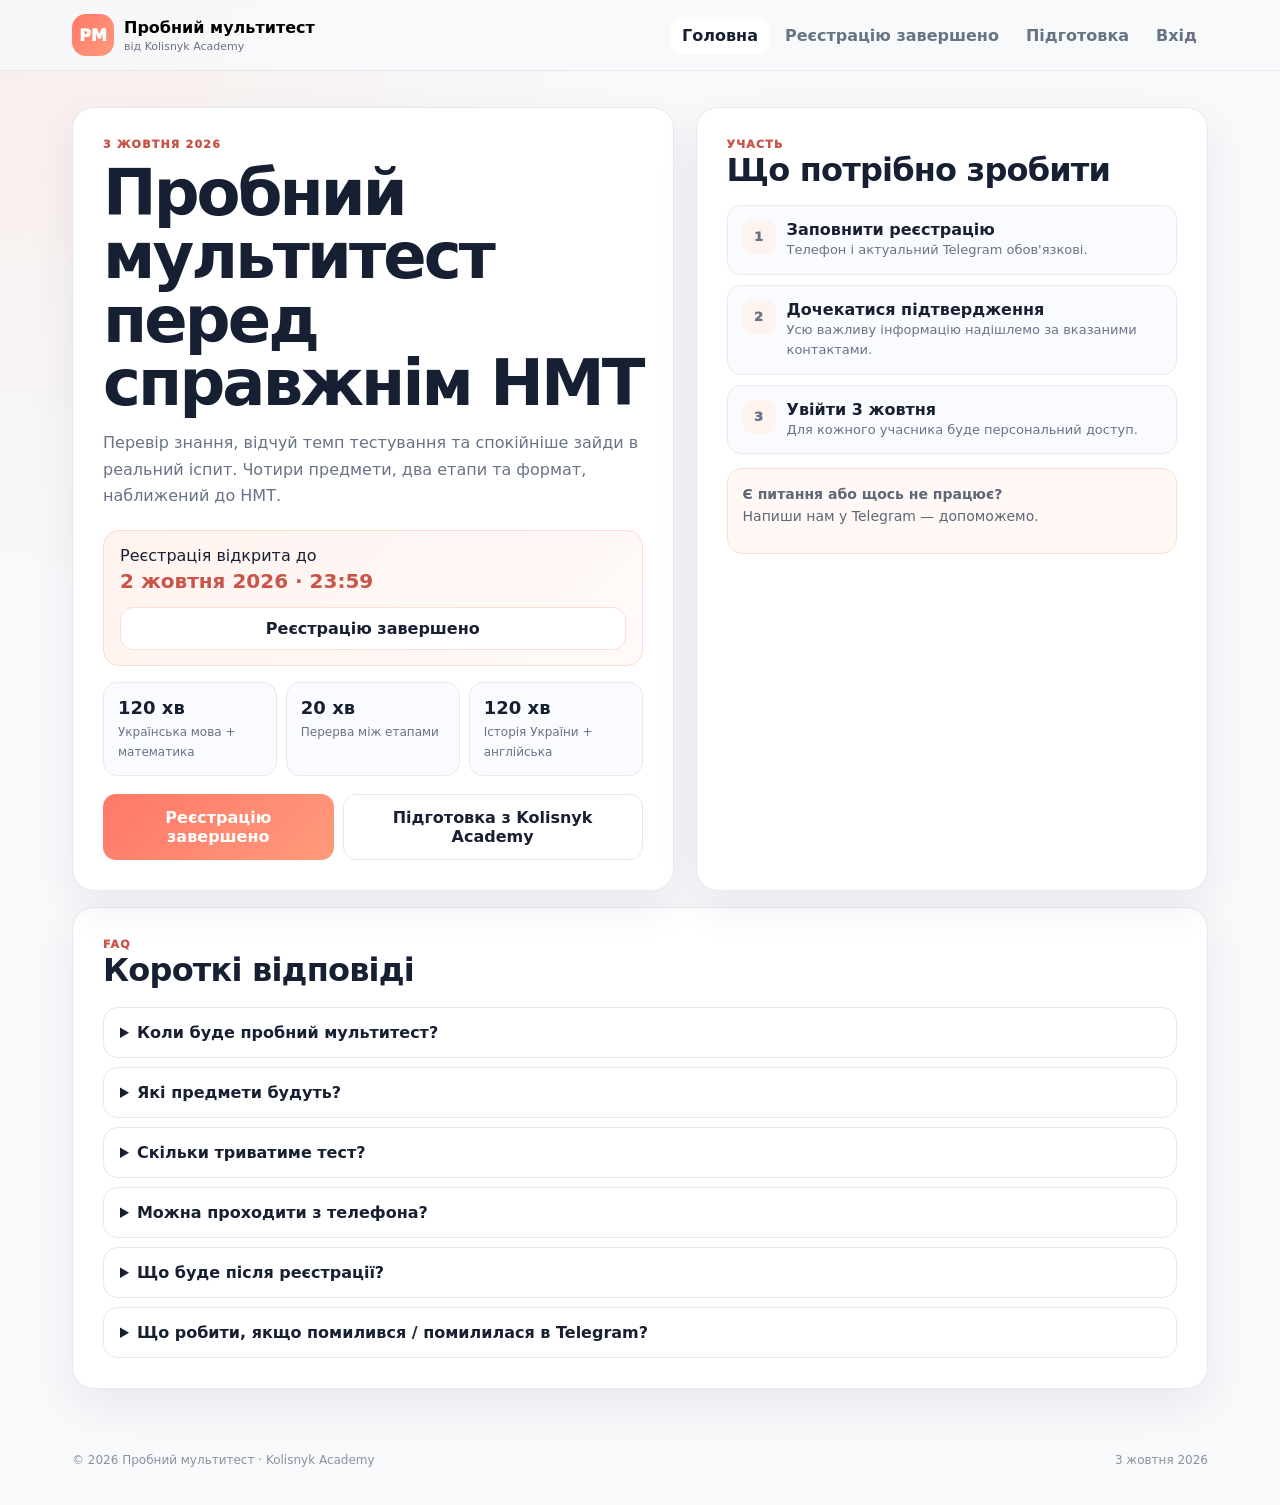
<file: probne_multitest_final.html>
<!doctype html>
<html lang="uk">
<head>
<meta charset="utf-8">
<meta name="viewport" content="width=device-width,initial-scale=1,viewport-fit=cover">
<title>Пробний мультитест — Kolisnyk Academy</title>
<meta name="description" content="Пробний мультитест від Kolisnyk Academy. 3 жовтня 2026.">
<meta name="theme-color" content="#ff876f">
<link rel="icon" href='data:image/svg+xml,<svg xmlns="http://www.w3.org/2000/svg" viewBox="0 0 64 64"><defs><linearGradient id="g" x1="0" x2="1"><stop stop-color="%23ff7868"/><stop offset="1" stop-color="%23ffa07f"/></linearGradient></defs><rect width="64" height="64" rx="16" fill="url(%23g)"/><text x="32" y="40" font-family="Arial" font-size="25" font-weight="800" text-anchor="middle" fill="white">PM</text></svg>'>
<style>
:root{--bg:#f8f9fb;--card:#fff;--ink:#172033;--muted:#687386;--line:#e6e9ef;--coral:#ff7868;--coral2:#ff9a7c;--dark:#c95448;--soft:#fff3ef;--green:#178b5e;--greenSoft:#eefaf4;--shadow:0 16px 44px rgba(23,32,51,.07)}
*{box-sizing:border-box}body{margin:0;font-family:Inter,system-ui,-apple-system,BlinkMacSystemFont,"Segoe UI",sans-serif;color:var(--ink);background:radial-gradient(circle at 0 0,rgba(255,154,124,.13),transparent 30%),var(--bg)}
button,input,select{font:inherit}button{cursor:pointer}.top{position:sticky;top:0;z-index:20;background:rgba(248,249,251,.93);backdrop-filter:blur(14px);border-bottom:1px solid var(--line)}.topin,.wrap,.footer{width:min(1180px,100%);margin:auto}.topin{padding:12px 16px;display:flex;align-items:center;justify-content:space-between;gap:14px}.brand{border:0;background:none;padding:0;display:flex;align-items:center;gap:10px;text-align:left}.logo{width:42px;height:42px;border-radius:14px;display:grid;place-items:center;background:linear-gradient(135deg,var(--coral),var(--coral2));color:#fff;font-weight:950}.brand strong{display:block;font-size:16px}.brand small{display:block;color:var(--muted);font-size:11px;margin-top:3px}nav{display:none;gap:5px}nav button{border:0;background:none;padding:9px 11px;border-radius:11px;color:var(--muted);font-weight:800}nav button.active,nav button:hover{background:#fff;color:var(--ink)}
.wrap{padding:24px 16px 56px}.section{display:none}.section.active{display:block}.card{background:var(--card);border:1px solid var(--line);border-radius:22px;box-shadow:var(--shadow);padding:20px}.hero,.grid2,.prepgrid{display:grid;gap:16px}.eyebrow{font-size:11px;letter-spacing:.11em;text-transform:uppercase;color:var(--dark);font-weight:950}h1{font-size:clamp(36px,11vw,64px);line-height:.99;letter-spacing:-.045em;margin:11px 0 15px}h2{font-size:clamp(26px,7vw,32px);margin:0 0 10px;letter-spacing:-.025em}.lead{margin:0;color:var(--muted);font-size:16px;line-height:1.65}
.datebox{margin-top:20px;padding:15px 16px;border:1px solid #ffdacd;border-radius:16px;background:linear-gradient(135deg,var(--soft),#fffaf8)}.datebox b{display:block;color:var(--dark);font-size:20px;margin-top:4px}.countdown{display:grid;grid-template-columns:repeat(4,1fr);gap:8px;margin-top:14px}.count{padding:11px 5px;border:1px solid #ffded3;border-radius:13px;background:#fff;text-align:center}.count strong{display:block;font-size:22px}.count span{display:block;margin-top:4px;color:var(--muted);font-size:10px;font-weight:800}
.schedule{display:grid;gap:9px;margin-top:16px}.schedule div{padding:14px;border:1px solid var(--line);border-radius:14px;background:#fafbfe}.schedule strong{display:block;font-size:18px;margin-bottom:3px}.schedule span{color:var(--muted);font-size:12px;line-height:1.45}.actions{display:flex;flex-direction:column;gap:9px;margin-top:18px}.btn{min-height:48px;border:0;border-radius:13px;padding:13px 17px;display:inline-flex;align-items:center;justify-content:center;text-decoration:none;font-weight:900}.primary{color:#fff;background:linear-gradient(135deg,var(--coral),var(--coral2))}.ghost{color:var(--ink);background:#fff;border:1px solid var(--line)}.soft{color:var(--dark);background:var(--soft);border:1px solid #ffddd2}
.quick{display:flex;flex-direction:column;gap:10px;margin-top:16px}.quickrow{padding:14px;border:1px solid var(--line);border-radius:14px;background:#fafbfe;display:flex;gap:11px}.quickicon{width:34px;height:34px;border-radius:11px;display:grid;place-items:center;background:var(--soft);color:var(--dark);font-weight:950;flex:0 0 auto}.quickrow b{display:block}.quickrow span{color:var(--muted);font-size:13px;line-height:1.5}.support{margin-top:14px;padding:15px;border:1px solid #ffded4;border-radius:15px;background:#fff8f5}.support p{margin:0 0 11px;color:#5d6778;font-size:14px;line-height:1.55}
.formgrid{display:grid;gap:13px}.field{display:flex;flex-direction:column;gap:7px}label{font-size:13px;font-weight:850;color:#414b5f}input,select{width:100%;min-height:48px;border:1px solid var(--line);border-radius:12px;padding:12px 13px;outline:none;background:#fff}input:focus,select:focus{border-color:#ffad99;box-shadow:0 0 0 4px rgba(255,120,104,.09)}.notice{margin-top:13px;padding:13px 14px;border:1px solid #f2dda7;border-radius:13px;background:#fff8e8;color:#765d1f;font-size:13px;line-height:1.55}.status{display:none;margin-top:13px;padding:13px 14px;border-radius:13px}.status.show{display:block}.status.err{background:#fff0f0;border:1px solid #ffd2d2;color:#a42d2d}
.success{max-width:680px;margin:auto;text-align:center}.successicon{width:72px;height:72px;margin:0 auto 18px;border-radius:50%;display:grid;place-items:center;background:var(--greenSoft);color:var(--green);font-size:34px;font-weight:950}.success p{color:var(--muted);line-height:1.65}.successdetails{max-width:470px;margin:18px auto 0;padding:15px;border:1px solid var(--line);border-radius:14px;background:#fafbfe;text-align:left;line-height:1.6}
.prep{padding:20px;border:1px solid var(--line);border-radius:18px;background:linear-gradient(180deg,#fff,#fff8f5)}.prep p{color:var(--muted);line-height:1.6}.socials{display:flex;flex-wrap:wrap;gap:8px;margin-top:13px}.social{padding:9px 11px;border:1px solid #ffd8cd;border-radius:10px;background:#fff;color:var(--dark);text-decoration:none;font-size:13px;font-weight:850}.social.disabled{opacity:.4;pointer-events:none}.faq{margin-top:18px;display:flex;flex-direction:column;gap:9px}details{border:1px solid var(--line);border-radius:14px;background:#fff}summary{padding:15px 16px;font-weight:900;cursor:pointer}details p{margin:0;padding:0 16px 15px;color:var(--muted);font-size:14px;line-height:1.6}.login{max-width:580px;margin:auto}.footer{padding:0 16px 36px;color:#8992a2;font-size:12px;display:flex;flex-direction:column;gap:6px}
@media(min-width:720px){.topin{padding:14px 22px}nav{display:flex}.wrap{padding:36px 22px 64px}.card{padding:30px}.hero,.grid2{grid-template-columns:1.08fr .92fr;gap:22px}.schedule{grid-template-columns:repeat(3,1fr)}.actions{flex-direction:row}.formgrid{grid-template-columns:1fr 1fr}.full{grid-column:1/-1}.prepgrid{grid-template-columns:1fr 1fr}.footer{padding:0 22px 38px;flex-direction:row;justify-content:space-between}}
</style>
</head>
<body>
<header class="top"><div class="topin">
<button class="brand" id="homeLogo"><span class="logo">PM</span><span><strong>Пробний мультитест</strong><small>від Kolisnyk Academy</small></span></button>
<nav><button data-page="home" class="active">Головна</button><button data-page="register">Реєстрація</button><button data-page="prep">Підготовка</button><button data-page="login">Вхід</button></nav>
</div></header>

<main class="wrap">
<section id="home" class="section active">
<div class="hero">
<div class="card">
<div class="eyebrow">3 жовтня 2026</div>
<h1>Пробний мультитест перед справжнім НМТ</h1>
<p class="lead">Перевір знання, відчуй темп тестування та спокійніше зайди в реальний іспит. Чотири предмети, два етапи та формат, наближений до НМТ.</p>
<div class="datebox"><span>Реєстрація відкрита до</span><b>2 жовтня 2026 · 23:59</b>
<div class="countdown" id="countdown">
<div class="count"><strong id="days">00</strong><span>днів</span></div>
<div class="count"><strong id="hours">00</strong><span>годин</span></div>
<div class="count"><strong id="minutes">00</strong><span>хвилин</span></div>
<div class="count"><strong id="seconds">00</strong><span>секунд</span></div>
</div></div>
<div class="schedule"><div><strong>120 хв</strong><span>Українська мова + математика</span></div><div><strong>20 хв</strong><span>Перерва між етапами</span></div><div><strong>120 хв</strong><span>Історія України + англійська</span></div></div>
<div class="actions"><button class="btn primary" data-page="register">Зареєструватися</button><button class="btn ghost" data-page="prep">Підготовка з Kolisnyk Academy</button></div>
</div>

<div class="card">
<div class="eyebrow">Участь</div><h2>Що потрібно зробити</h2>
<div class="quick">
<div class="quickrow"><span class="quickicon">1</span><div><b>Заповнити реєстрацію</b><span>Телефон і актуальний Telegram обов'язкові.</span></div></div>
<div class="quickrow"><span class="quickicon">2</span><div><b>Дочекатися підтвердження</b><span>Усю важливу інформацію надішлемо за вказаними контактами.</span></div></div>
<div class="quickrow"><span class="quickicon">3</span><div><b>Увійти 3 жовтня</b><span>Для кожного учасника буде персональний доступ.</span></div></div>
</div>
<div class="support"><p><b>Є питання або щось не працює?</b><br>Напиши нам у Telegram — допоможемо.</p><a id="supportHome" class="btn soft" href="#" target="_blank" rel="noopener">Написати в Telegram</a></div>
</div>
</div>

<div class="card" style="margin-top:16px">
<div class="eyebrow">FAQ</div><h2>Короткі відповіді</h2>
<div class="faq">
<details><summary>Коли буде пробний мультитест?</summary><p>3 жовтня 2026 року. Точний час початку та дані для входу отримаєш після підтвердження реєстрації.</p></details>
<details><summary>Які предмети будуть?</summary><p>Українська мова, математика, історія України та англійська мова.</p></details>
<details><summary>Скільки триватиме тест?</summary><p>Перший етап — 120 хвилин, потім перерва 20 хвилин, після цього другий етап — ще 120 хвилин.</p></details>
<details><summary>Можна проходити з телефона?</summary><p>Так. Сайт адаптований для смартфона. Але для самого тесту, якщо є можливість, зручніше використовувати ноутбук або комп'ютер.</p></details>
<details><summary>Що буде після реєстрації?</summary><p>Команда отримає твою заявку. Важливу організаційну інформацію та доступ надішлемо за вказаними контактами.</p></details>
<details><summary>Що робити, якщо помилився / помилилася в Telegram?</summary><p>Напиши нам у Telegram підтримки та вкажи ім'я, з яким реєструвався / реєструвалася.</p></details>
</div></div>
</section>

<section id="register" class="section">
<div class="grid2">
<div class="card">
<div class="eyebrow">Реєстрація</div><h2>Запис на пробний мультитест</h2><p class="lead" style="font-size:16px">Заявки приймаємо до 2 жовтня 2026, 23:59 за київським часом.</p>
<form id="registrationForm">
<div class="formgrid">
<div class="field full"><label>Ім'я та прізвище</label><input id="regName" autocomplete="name" required placeholder="Наприклад, Анна Шевченко"></div>
<div class="field"><label>Телефон</label><input id="regPhone" type="tel" inputmode="tel" autocomplete="tel" required placeholder="+380 67 123 45 67"></div>
<div class="field"><label>Telegram</label><input id="regTelegram" autocapitalize="off" spellcheck="false" required placeholder="@username"></div>
<div class="field"><label>Email</label><input id="regEmail" type="email" inputmode="email" autocomplete="email" required placeholder="name@gmail.com"></div>
<div class="field"><label>Клас</label><select id="regGrade" required><option value="">Оберіть клас</option><option>9</option><option>10</option><option>11</option><option>Випускник/ця</option></select></div>
<div class="field full"><label>Місто</label><input id="regCity" autocomplete="address-level2" required placeholder="Київ"></div>
</div>
<div class="notice"><b>Перевір Telegram перед відправленням.</b> Вкажи актуальний <b>@username</b>. Якщо username неправильний або з тобою неможливо зв'язатися, ми не зможемо підтвердити участь та надіслати важливу інформацію.</div>
<div class="actions"><button class="btn primary" type="submit">Надіслати заявку</button></div>
<div id="registrationStatus" class="status"></div>
</form>
</div>

<div class="card">
<div class="eyebrow">Підтримка</div><h2>Якщо виникло питання</h2>
<p class="lead" style="font-size:16px">Якщо форма не надсилається, не приходить підтвердження або ти помилився / помилилася в контактах — напиши нам.</p>
<div class="support"><p>Найшвидший спосіб зв'язку — Telegram.</p><a id="supportRegister" class="btn primary" href="#" target="_blank" rel="noopener">Написати в Telegram</a></div>
</div>
</div>
</section>

<section id="success" class="section">
<div class="card success">
<div class="successicon">✓</div><div class="eyebrow">Готово</div><h2 style="margin-top:8px">Заявку отримано</h2>
<p>Ти зареєструвався / зареєструвалася на пробний мультитест. Перевір, чи правильно вказав / вказала Telegram — саме там ми зможемо швидко зв'язатися з тобою.</p>
<div class="successdetails"><b>Що далі:</b><br>1. Збережи дату — 3 жовтня 2026.<br>2. Слідкуй за повідомленнями у Telegram.<br>3. Перед тестом отримаєш дані для входу.</div>
<div class="actions"><button class="btn primary" data-page="home">На головну</button><a id="supportSuccess" class="btn ghost" href="#" target="_blank" rel="noopener">Є питання</a></div>
</div>
</section>

<section id="prep" class="section">
<div class="card">
<div class="eyebrow">Kolisnyk Academy</div><h2>Підготовка до НМТ</h2><p class="lead" style="font-size:16px">Якщо хочеш підтягнути конкретний предмет, обери потрібний напрям.</p>
<div class="prepgrid">
<div class="prep"><div style="font-size:30px">🧮</div><h3>Математика</h3><p>Підготовка з математики окремим напрямом.</p><div class="socials" id="mathSocials"></div></div>
<div class="prep"><div style="font-size:30px">📚</div><h3>Українська + історія + англійська</h3><p>Спільний напрям підготовки для трьох предметів.</p><div class="socials" id="otherSocials"></div></div>
</div>
<div class="support"><p><b>Не знаєш, кого обрати?</b> Напиши нам у Telegram — підкажемо.</p><a id="supportPrep" class="btn soft" href="#" target="_blank" rel="noopener">Поставити питання</a></div>
</div>
</section>

<section id="login" class="section">
<div class="card login">
<div class="eyebrow">3 жовтня 2026</div><h2>Вхід для учасників</h2><p class="lead" style="font-size:16px">Дані для входу отримаєш перед початком пробного мультитесту.</p>
<div class="support"><p><b>Не можеш увійти?</b><br>Напиши нам — допоможемо перевірити доступ.</p><a id="supportLogin" class="btn ghost" href="#" target="_blank" rel="noopener">Написати в Telegram</a></div>
</div>
</section>
</main>

<footer class="footer"><span>© 2026 Пробний мультитест · Kolisnyk Academy</span><span>3 жовтня 2026</span></footer>

<script>
const CONFIG={
  FORM_ENDPOINT:"",
  SUPPORT_TELEGRAM:"",
  DEADLINE:"2026-10-02T23:59:00+03:00",
  SOCIALS:{
    math:{telegram:"",instagram:"",tiktok:""},
    other:{telegram:"",instagram:"",tiktok:""}
  }
};

function showPage(id){
  document.querySelectorAll(".section").forEach(s=>s.classList.toggle("active",s.id===id));
  document.querySelectorAll("[data-page]").forEach(b=>b.classList.toggle("active",b.dataset.page===id));
  window.scrollTo({top:0,behavior:"smooth"});
}
document.querySelectorAll("[data-page]").forEach(b=>b.addEventListener("click",()=>showPage(b.dataset.page)));
document.getElementById("homeLogo").addEventListener("click",()=>showPage("home"));

function bindSupport(id){
  const el=document.getElementById(id);
  if(!CONFIG.SUPPORT_TELEGRAM)el.style.display="none";else el.href=CONFIG.SUPPORT_TELEGRAM;
}
["supportHome","supportRegister","supportSuccess","supportPrep","supportLogin"].forEach(bindSupport);

function social(label,url){
  return url?`<a class="social" href="${url}" target="_blank" rel="noopener">${label} ↗</a>`:`<span class="social disabled">${label}</span>`;
}
document.getElementById("mathSocials").innerHTML=social("Telegram",CONFIG.SOCIALS.math.telegram)+social("Instagram",CONFIG.SOCIALS.math.instagram)+social("TikTok",CONFIG.SOCIALS.math.tiktok);
document.getElementById("otherSocials").innerHTML=social("Telegram",CONFIG.SOCIALS.other.telegram)+social("Instagram",CONFIG.SOCIALS.other.instagram)+social("TikTok",CONFIG.SOCIALS.other.tiktok);

function telegramValid(v){return /^@[A-Za-z0-9_]{5,32}$/.test(v.trim())}

function updateCountdown(){
  const diff=Math.max(0,new Date(CONFIG.DEADLINE).getTime()-Date.now());
  if(diff===0){
    document.getElementById("countdown").innerHTML='<div class="count" style="grid-column:1/-1"><strong style="font-size:16px">Реєстрацію завершено</strong></div>';
    document.querySelectorAll('[data-page="register"]').forEach(b=>{b.disabled=true;b.textContent="Реєстрацію завершено"});
    return;
  }
  document.getElementById("days").textContent=String(Math.floor(diff/86400000)).padStart(2,"0");
  document.getElementById("hours").textContent=String(Math.floor((diff%86400000)/3600000)).padStart(2,"0");
  document.getElementById("minutes").textContent=String(Math.floor((diff%3600000)/60000)).padStart(2,"0");
  document.getElementById("seconds").textContent=String(Math.floor((diff%60000)/1000)).padStart(2,"0");
}
updateCountdown();setInterval(updateCountdown,1000);

async function sendRegistration(payload){
  if(!CONFIG.FORM_ENDPOINT)throw new Error("Реєстрація тимчасово недоступна. Спробуй трохи пізніше.");
  const r=await fetch(CONFIG.FORM_ENDPOINT,{method:"POST",headers:{"Content-Type":"text/plain;charset=utf-8"},body:JSON.stringify(payload)});
  const data=await r.json();
  if(!data.ok)throw new Error(data.error||"Не вдалося надіслати заявку.");
  return data;
}

document.getElementById("registrationForm").addEventListener("submit",async e=>{
  e.preventDefault();
  const box=document.getElementById("registrationStatus");
  const tg=document.getElementById("regTelegram").value.trim();
  const btn=e.submitter;

  if(Date.now()>new Date(CONFIG.DEADLINE).getTime()){
    box.className="status err show";box.textContent="Реєстрацію вже завершено.";return;
  }
  if(!telegramValid(tg)){
    box.className="status err show";box.textContent="Вкажи Telegram у форматі @username.";return;
  }

  btn.disabled=true;btn.textContent="Надсилаємо…";
  try{
    await sendRegistration({
      action:"register",
      name:regName.value.trim(),
      phone:regPhone.value.trim(),
      telegram:tg,
      email:regEmail.value.trim(),
      grade:regGrade.value,
      city:regCity.value.trim(),
      createdAt:new Date().toISOString()
    });
    e.target.reset();
    box.className="status";
    showPage("success");
    window.dispatchEvent(new CustomEvent("probneMultitestRegistrationSuccess"));
  }catch(err){
    box.className="status err show";box.textContent=err.message;
  }finally{
    btn.disabled=false;btn.textContent="Надіслати заявку";
  }
});
</script>
</body>
</html>
</file>
<file: assets/styles.css>
:root{
  --bg:#f7f8fb;
  --card:#fff;
  --ink:#172033;
  --muted:#697386;
  --line:#e5e8ef;
  --coral:#ff7868;
  --coral2:#ff957a;
  --peach:#ffc0a5;
  --rose:#ff7d98;
  --soft:#fff3ef;
  --soft2:#fff7f4;
  --green:#1fa66f;
  --greenSoft:#eefaf4;
  --blueSoft:#eef7ff;
  --yellowSoft:#fff8e8;
  --shadow:0 18px 55px rgba(24,32,51,.08);
  --radius:24px;
}
*{box-sizing:border-box}
[hidden]{display:none!important}
html{scroll-behavior:smooth}
body{
  margin:0;
  font-family:Inter,ui-sans-serif,system-ui,-apple-system,BlinkMacSystemFont,"Segoe UI",sans-serif;
  color:var(--ink);
  background:
    radial-gradient(circle at 0% 0%,rgba(255,149,122,.14),transparent 28%),
    radial-gradient(circle at 100% 8%,rgba(255,192,165,.17),transparent 26%),
    var(--bg);
}
button,input,select,textarea{font:inherit}
button{cursor:pointer}
a{color:inherit}
.shell{max-width:1480px;margin:auto;padding:0 30px 60px}
.topbar{
  position:sticky;top:0;z-index:60;
  background:rgba(247,248,251,.90);
  backdrop-filter:blur(18px);
  border-bottom:1px solid rgba(229,232,239,.92)
}
.topbar-inner{
  max-width:1480px;margin:auto;padding:15px 30px;
  display:flex;align-items:center;justify-content:space-between;gap:24px
}
.brand-home{
  border:0;background:transparent;padding:0;display:flex;align-items:center;gap:13px;text-align:left;color:var(--ink)
}
.brand-mark{
  width:46px;height:46px;border-radius:15px;display:grid;place-items:center;
  background:linear-gradient(140deg,var(--coral),var(--coral2));color:#fff;font-weight:950;
  box-shadow:0 10px 28px rgba(255,120,104,.24)
}
.brand-copy{font-weight:950;font-size:18px;line-height:1.05}
.brand-copy small{display:block;margin-top:5px;color:var(--muted);font-size:12px;font-weight:750}
.nav{display:flex;align-items:center;gap:7px;flex-wrap:wrap}
.nav button{
  border:0;background:transparent;color:var(--muted);font-weight:800;padding:10px 13px;border-radius:12px
}
.nav button.active,.nav button:hover{background:#fff;color:var(--ink);box-shadow:0 7px 22px rgba(24,32,51,.06)}
.section{display:none;padding:34px 0 0}
.section.active{display:block}
.post-event-section{padding-bottom:32px}
.post-event-hero{position:relative;overflow:hidden;padding:clamp(30px,5vw,64px);background:linear-gradient(135deg,#fff 0%,#fff8f5 58%,#fff1eb 100%)}
.post-event-hero:after{content:"";position:absolute;width:330px;height:330px;border-radius:50%;right:-120px;top:-150px;background:radial-gradient(circle,rgba(255,120,104,.2),rgba(255,120,104,0) 68%);pointer-events:none}
.post-event-hero h1{max-width:900px;font-size:clamp(42px,6vw,78px)}
.post-event-hero .lead{max-width:900px;font-size:clamp(18px,2vw,23px)}
.post-event-status{display:inline-flex;align-items:center;gap:9px;margin-bottom:26px;padding:10px 14px;border-radius:999px;background:var(--greenSoft);border:1px solid #bfe5d2;color:var(--green);font-size:13px;font-weight:950;text-transform:uppercase;letter-spacing:.06em}
.post-event-status span{display:grid;place-items:center;width:24px;height:24px;border-radius:50%;background:var(--green);color:#fff}
.post-event-note{max-width:900px;margin-top:25px;padding:18px 20px;border:1px solid #ffd6ca;border-radius:17px;background:rgba(255,255,255,.76);color:var(--muted);line-height:1.65}
.post-event-note b{color:var(--ink)}
.post-event-actions{position:relative;z-index:1;margin-top:25px}
.post-event-grid{display:grid;grid-template-columns:repeat(3,1fr);gap:16px;margin-top:16px}
.post-event-card{padding:26px;box-shadow:0 12px 35px rgba(24,32,51,.055)}
.post-event-card h2{margin-top:18px;font-size:23px}
.post-event-card p{color:var(--muted);line-height:1.65;margin-bottom:0}
.post-event-icon{display:grid;place-items:center;width:46px;height:46px;border-radius:15px;background:var(--soft);color:var(--coral);font-weight:950}
.text-link{display:inline-block;margin-top:16px;color:#ce5144;font-weight:900;text-decoration:none}
.text-link:hover{text-decoration:underline}
.post-event-footer{display:grid;grid-template-columns:1fr 1fr;align-items:center;gap:30px;margin-top:16px;padding:28px 32px}
.post-event-footer h2{margin-bottom:0}
.post-event-footer p{color:var(--muted);line-height:1.6;margin:0}
.post-event-only[hidden]{display:none!important}
body.test-ended [data-nav="home"],body.test-ended #mobileSupport{display:none!important}
body.test-ended .mobile-nav{grid-template-columns:repeat(4,1fr)}
body.test-ended .prep-float{display:none}
@media(max-width:850px){.post-event-grid{grid-template-columns:1fr}.post-event-footer{grid-template-columns:1fr}.post-event-hero{padding:30px 24px}.post-event-actions .btn{width:100%}}
.hero{display:grid;grid-template-columns:1.08fr .92fr;gap:26px;padding-top:28px}
.card,.panel,.exam-shell,.modal-card{
  background:var(--card);border:1px solid var(--line);border-radius:var(--radius);box-shadow:var(--shadow)
}
.card,.panel{padding:32px}
.eyebrow{font-size:12px;text-transform:uppercase;letter-spacing:.11em;font-weight:950;color:var(--coral)}
h1{font-size:clamp(40px,5.2vw,70px);line-height:.99;letter-spacing:-.045em;margin:12px 0 18px}
h2{font-size:30px;letter-spacing:-.025em;margin:0 0 10px}
h3{letter-spacing:-.015em}
.lead{font-size:18px;line-height:1.7;color:var(--muted);max-width:760px}
.hero-date{
  display:flex;align-items:center;gap:14px;margin-top:24px;padding:18px 20px;border-radius:18px;
  background:linear-gradient(135deg,#fff3ef,#fff9f6);border:1px solid #ffd9cc
}
.hero-date b{display:block;font-size:22px;color:var(--coral)}
.meta-grid{display:grid;grid-template-columns:repeat(3,1fr);gap:12px;margin-top:20px}
.meta{
  border:1px solid var(--line);background:#fafbfe;border-radius:16px;padding:16px
}
.meta strong{font-size:21px;display:block;margin-bottom:5px}
.meta span{font-size:13px;line-height:1.45;color:var(--muted)}
.btn{
  border:0;border-radius:13px;padding:13px 18px;font-weight:900;display:inline-flex;align-items:center;justify-content:center;gap:8px;
  transition:.18s transform,.18s box-shadow,.18s opacity
}
.btn:hover{transform:translateY(-1px)}
.btn:disabled{opacity:.45;cursor:not-allowed;transform:none}
.btn-primary{
  color:#fff;background:linear-gradient(135deg,var(--coral),var(--coral2));
  box-shadow:0 11px 26px rgba(255,120,104,.23)
}
.btn-soft{background:var(--soft);color:#c94d43}
.btn-ghost{background:#fff;border:1px solid var(--line);color:var(--ink)}
.btn-green{background:var(--greenSoft);border:1px solid #c9eddc;color:#168458}
.btn-danger{background:#fff0f0;border:1px solid #ffd2d2;color:#b63030}
.actions{display:flex;align-items:center;gap:11px;flex-wrap:wrap;margin-top:20px}
.sub{color:var(--muted);line-height:1.62;margin:0 0 22px}
.flow{display:flex;flex-direction:column;gap:12px}
.flow-row{
  padding:16px;border:1px solid var(--line);background:#fafbfe;border-radius:16px;
  display:flex;align-items:center;gap:13px
}
.step{
  width:35px;height:35px;border-radius:50%;flex:0 0 auto;display:grid;place-items:center;
  color:#fff;background:linear-gradient(140deg,var(--coral),var(--coral2));font-weight:950
}
.flow-row b{display:block;margin-bottom:3px}
.flow-row span{font-size:13px;color:var(--muted)}
.grid2{display:grid;grid-template-columns:1fr 1fr;gap:24px}
.form-grid{display:grid;grid-template-columns:1fr 1fr;gap:14px}
.field{display:flex;flex-direction:column;gap:8px}
.field.full{grid-column:1/-1}
label{font-size:13px;color:#424c60;font-weight:850}
input,select,textarea{
  width:100%;padding:13px 14px;border-radius:12px;border:1px solid var(--line);outline:none;background:#fff;color:var(--ink);
  transition:.2s border-color,.2s box-shadow
}
input:focus,select:focus,textarea:focus{border-color:#ffab97;box-shadow:0 0 0 4px rgba(255,120,104,.09)}
.notice{
  margin-top:14px;padding:14px 16px;border-radius:14px;background:var(--yellowSoft);border:1px solid #f6e3ad;
  color:#7f621b;font-size:13px;line-height:1.55
}
.status{display:none;margin-top:14px;padding:14px 16px;border-radius:14px;line-height:1.5}
.status.show{display:block}
.status.ok{background:var(--greenSoft);border:1px solid #c8eedc;color:#126944}
.status.err{background:#fff0f0;border:1px solid #ffd2d2;color:#a82e2e}
.telegram-bot-nav{display:inline-flex;align-items:center;min-height:38px;padding:9px 13px;border-radius:12px;background:#5a9fbd;color:#fff;text-decoration:none;font-weight:900;box-shadow:0 7px 18px rgba(72,139,168,.16)}
.telegram-bot-nav:hover{background:#478eac;color:#fff}
.telegram-bot-btn{color:#fff!important;background:#5a9fbd!important;box-shadow:0 10px 24px rgba(72,139,168,.18);text-decoration:none}
.telegram-bot-btn:hover{background:#478eac!important}
.telegram-bot-inline{color:#397f9d;font-weight:900;text-decoration:underline;text-underline-offset:3px}
.telegram-bot-notice{display:block;width:max-content;max-width:100%;margin-top:9px;font-size:14px}
.registration-actions{align-items:stretch}.registration-actions .btn{min-height:54px}
.prep-float{position:fixed;right:20px;bottom:20px;z-index:80;display:flex;align-items:center;gap:9px;min-height:52px;padding:12px 17px;border:1px solid #f2c5bb;border-radius:999px;background:#fff7f4;color:#a94e43;font-weight:950;box-shadow:0 14px 34px rgba(112,69,62,.16);transition:transform .18s ease,background .18s ease}
.prep-float:hover{transform:translateY(-2px);background:#ffede7}.prep-float svg{width:24px;height:24px;fill:none;stroke:currentColor;stroke-width:1.8;stroke-linecap:round;stroke-linejoin:round}
body.exam-active .prep-float{display:none}
@media(max-width:719px){.prep-float{right:12px;bottom:calc(76px + env(safe-area-inset-bottom));min-height:48px;padding:11px 14px;font-size:12px}.prep-float svg{width:20px;height:20px}.mobile-bot-link{background:#edf6f9!important;color:#397f9d!important}.registration-actions .btn{width:100%}}
.info-band{
  padding:18px 20px;border-radius:18px;background:var(--soft2);border:1px solid #ffddd2;line-height:1.6;color:#596376
}
.login-wrap{max-width:560px;margin:0 auto}
.lobby-grid{display:grid;grid-template-columns:.8fr 1.2fr;gap:22px}
.identity{
  padding:20px;border-radius:18px;background:#fafbfe;border:1px solid var(--line)
}
.identity small{color:var(--muted)}
.identity strong{display:block;font-size:24px;margin-top:4px}
.rules{
  display:flex;flex-direction:column;gap:10px;margin-top:18px
}
.rule{display:flex;gap:11px;padding:13px 0;border-bottom:1px dashed var(--line)}
.rule i{font-style:normal;width:28px;height:28px;border-radius:50%;display:grid;place-items:center;background:var(--soft);color:#c94d43;font-weight:900;flex:0 0 auto}
.rule span{font-size:14px;line-height:1.55;color:#556075}
.checkline{display:flex;gap:10px;align-items:flex-start;margin-top:16px;padding:14px;border:1px solid var(--line);border-radius:14px;background:#fbfcfe}
.checkline input{width:auto;margin-top:3px}
.phase-countdown{
  margin-top:16px;padding:15px 17px;border:1px solid #ffd6ca;border-radius:14px;
  background:var(--soft2);color:#a9483d;font-weight:900;line-height:1.5;font-variant-numeric:tabular-nums
}
.phase-countdown[hidden],#loginForm[hidden]{display:none!important}
.exam-shell{overflow:hidden}
.exam-top{
  display:flex;justify-content:space-between;align-items:center;gap:14px;flex-wrap:wrap;
  padding:14px 18px;border-bottom:1px solid var(--line)
}
.exam-tabs{display:flex;gap:7px;flex-wrap:wrap}
.exam-tab{
  border:0;background:transparent;color:var(--muted);font-weight:850;padding:10px 12px;border-radius:10px
}
.exam-tab.active{background:var(--soft);color:#c94d43}
.timer{
  padding:9px 14px;border-radius:12px;background:var(--soft);border:1px solid #ffd6cb;color:#bd4e42;
  font-size:20px;font-weight:950;font-variant-numeric:tabular-nums
}
.exam-grid{display:grid;grid-template-columns:255px minmax(0,1fr) 220px;min-height:680px}
.side-left,.side-right{padding:22px;background:#fbfcff}
.side-left{border-right:1px solid var(--line)}
.side-right{border-left:1px solid var(--line)}
.schedule-item{display:flex;gap:11px;padding:14px 0;border-bottom:1px dashed var(--line)}
.schedule-num{width:30px;height:30px;border-radius:50%;display:grid;place-items:center;background:var(--soft);color:#c94d43;font-weight:950;flex:0 0 auto}
.schedule-item b{display:block;font-size:14px;margin-bottom:3px}
.schedule-item span{font-size:12px;line-height:1.45;color:var(--muted)}
.exam-main{padding:22px 24px 36px}
.subject-tabs{display:grid;grid-template-columns:repeat(4,1fr);gap:8px;margin-bottom:22px}
.subject-tab{
  border:1px solid var(--line);background:#f8f9fc;color:#566074;border-radius:11px;padding:12px 9px;font-weight:850
}
.subject-tab.active{border-color:transparent;color:#fff;background:linear-gradient(135deg,var(--coral),var(--coral2))}
.subject-tab:disabled{opacity:.38;cursor:not-allowed}
.qhead{display:flex;justify-content:space-between;align-items:center;gap:12px;margin-bottom:12px}
.qhead h3{font-size:25px;margin:0}
.pill{padding:8px 10px;border-radius:999px;background:#f2f5f9;color:#687386;font-size:12px;font-weight:900}
.qtext{line-height:1.68;margin-bottom:18px}
.source-note{
  padding:10px 12px;margin-bottom:16px;border-radius:11px;background:#f7f8fb;border:1px solid var(--line);
  color:#6f7889;font-size:12px;line-height:1.5
}
.answers{display:flex;flex-direction:column;gap:10px}
.answer{
  padding:14px;border:1px solid var(--line);border-radius:12px;background:#fff;display:flex;gap:10px;align-items:flex-start
}
.answer input{width:auto;margin-top:4px}
.match-grid{display:grid;grid-template-columns:1fr;gap:11px}
.match-row{
  display:grid;grid-template-columns:minmax(0,1fr) 34px minmax(210px,.75fr);gap:10px;align-items:center;
  padding:13px;border-radius:14px;background:var(--blueSoft);border:1px solid #d8ecfb
}
.match-row .arrow{text-align:center;color:#8490a3;font-size:22px}
.option-bank{
  margin-top:14px;padding:15px;border-radius:15px;background:#f1ffe9;border:1px solid #d6efc9;
  display:grid;grid-template-columns:repeat(2,1fr);gap:9px
}
.option-chip{padding:11px;border-radius:10px;background:#fff;border:1px solid #dbeed2;font-size:13px}
.order-list{display:grid;grid-template-columns:repeat(4,1fr);gap:10px}
.order-slot{padding:12px;border:1px solid var(--line);border-radius:12px;background:#fafbfe}
.numeric{max-width:520px}
.save-row{display:flex;align-items:center;gap:13px;flex-wrap:wrap;margin-top:22px}
.saved{display:none;color:var(--green);font-weight:900}
.saved.show{display:inline}
.side-right h3{text-align:center;margin:0 0 14px}
.palette{display:grid;grid-template-columns:repeat(5,1fr);gap:8px}
.qbtn{
  border:1px solid var(--line);background:#fff;border-radius:9px;padding:9px 4px;color:#5b6678;font-weight:900
}
.qbtn.savedQ{background:linear-gradient(135deg,var(--coral),var(--coral2));border-color:transparent;color:#fff}
.qbtn.current{outline:3px solid rgba(255,120,104,.18);border-color:var(--coral);color:#c14d42;background:#fff}
.legend{font-size:11px;color:var(--muted);display:flex;gap:10px;flex-wrap:wrap;margin-top:14px}
.dot{width:10px;height:10px;border-radius:50%;display:inline-block;margin-right:4px;vertical-align:-1px;background:var(--coral)}
.dot.gray{background:#d6dbe4}
.reference-view,.instruction-view{display:none}
.reference-view.active,.instruction-view.active{display:block}
.exam-view.hide-view{display:none}
.ref-grid{display:grid;grid-template-columns:repeat(2,1fr);gap:14px}
.ref-card{padding:17px;border:1px solid var(--line);border-radius:15px;background:#fafbfe}
.ref-card h4{margin:0 0 9px;font-size:17px}
.formulas{font-family:ui-monospace,SFMono-Regular,Menlo,monospace;font-size:13px;line-height:1.85;color:#475166}
.instruction-list{display:flex;flex-direction:column;gap:12px}
.instruction-item{padding:15px;border:1px solid var(--line);border-radius:14px;background:#fafbfe;line-height:1.6}
.instruction-item b{color:#c64f43}
.tutor-grid{display:grid;grid-template-columns:1fr 1fr;gap:18px}
.tutor{
  border:1px solid var(--line);background:linear-gradient(180deg,#fff,#fff7f3);border-radius:20px;padding:24px
}
.tutor h3{font-size:23px;margin:0 0 8px}
.socials{display:flex;gap:9px;flex-wrap:wrap;margin-top:16px}
.social{
  border:1px solid #ffd8ce;background:#fff;color:#c44f43;border-radius:11px;padding:10px 12px;font-weight:850;text-decoration:none
}
.social.disabled{opacity:.45;pointer-events:none}
.admin-login{max-width:470px}
.admin-settings{display:grid;grid-template-columns:repeat(3,1fr);gap:12px;margin:18px 0}
.setting{padding:15px;border:1px solid var(--line);border-radius:14px;background:#fafbfe}
.setting strong{display:block;margin-bottom:9px}
.toolbar{display:flex;gap:10px;flex-wrap:wrap;margin-bottom:18px}
.table-wrap{overflow:auto;border:1px solid var(--line);border-radius:15px}
table{border-collapse:collapse;width:100%;min-width:1100px;background:#fff}
th,td{padding:11px 13px;border-bottom:1px solid var(--line);font-size:12px;text-align:left}
th{background:#f7f8fb;color:#5e687a}
.tag{padding:5px 8px;border-radius:999px;background:var(--greenSoft);color:var(--green);font-weight:900}
.footer{
  max-width:1480px;margin:20px auto 0;padding:22px 30px 40px;color:#8a92a1;font-size:12px;
  display:flex;justify-content:space-between;gap:18px;flex-wrap:wrap
}
.version{user-select:none}
.modal{position:fixed;inset:0;z-index:120;display:none;align-items:center;justify-content:center;background:rgba(16,24,40,.48);padding:20px}
.modal.show{display:flex}
.modal-card{width:min(680px,100%);padding:28px}
.modal-card h3{font-size:28px;margin:0 0 10px}
.modal-card p{color:var(--muted);line-height:1.65}
.result-grid{display:grid;grid-template-columns:repeat(2,1fr);gap:12px;margin:18px 0}
.result{padding:16px;border:1px solid var(--line);border-radius:14px;background:#fafbfe}
.result strong{font-size:22px}
.result-modal-card{width:min(850px,100%);padding:36px 38px;border-radius:24px;background:#fff}
.result-modal-card h3{font-size:34px;line-height:1.12;margin-bottom:8px}
.result-lead{font-size:17px;margin:0 0 22px}
.result-loading{display:flex;min-height:150px;align-items:center;justify-content:center;flex-direction:column;gap:10px;text-align:center;color:var(--muted)}
.result-loading strong{font-size:18px;color:var(--dark)}
.result-spinner{width:34px;height:34px;border:4px solid #ffe0d8;border-top-color:#ff7567;border-radius:50%;animation:result-spin .8s linear infinite}
.telegram-result-info{display:grid;grid-template-columns:102px 1fr;gap:26px;padding:22px 26px;border:1px solid #ffd2c7;border-radius:16px;background:#fff8f5}
.telegram-result-info h4{margin:0 0 6px;font-size:19px;line-height:1.3}
.telegram-result-info p{margin:0 0 14px;font-size:15px;line-height:1.45}
.telegram-result-info p:last-child{margin-bottom:0}
.telegram-result-icon{align-self:start;display:grid;place-items:center;width:66px;height:66px;margin:10px auto 0;border-radius:50%;background:#f1f9ff;box-shadow:0 0 0 1px #e3eef5}
.telegram-result-icon svg{width:40px;height:40px;fill:#20a7df;transform:translate(-1px,1px)}
.telegram-result-cta{display:flex;align-items:center;justify-content:center;gap:12px;width:100%;min-height:56px;margin-top:16px;padding:14px 20px;border:0;border-radius:12px;background:linear-gradient(135deg,#ff6f61,#ff806e);box-shadow:0 10px 24px rgba(237,91,76,.2);color:#fff;font-size:17px;font-weight:900;text-decoration:none;transition:transform .16s ease,box-shadow .16s ease,filter .16s ease}
.telegram-result-cta svg{width:27px;height:27px;fill:currentColor}
.telegram-result-cta:hover{filter:brightness(1.03);transform:translateY(-1px);box-shadow:0 13px 28px rgba(237,91,76,.27)}
.telegram-result-cta:active{transform:translateY(1px);box-shadow:0 6px 14px rgba(237,91,76,.2)}
.telegram-result-cta:focus-visible{outline:3px solid rgba(255,111,97,.35);outline-offset:3px}
.result-secondary-actions{display:grid;grid-template-columns:1fr 1fr;gap:12px;margin-top:14px}
.result-secondary-actions .btn{width:100%;justify-content:center}
.result-repeat{width:100%;margin-top:12px}
.result-retry{width:100%;margin-top:16px}
.delivery-state.err{background:#fff1f0;border-color:#ffb6ae;color:#9d3028}
.tester-result-grid{margin:16px 0}
@keyframes result-spin{to{transform:rotate(360deg)}}
.hide{display:none!important}
@media(max-width:1080px){
  .hero,.grid2,.lobby-grid{grid-template-columns:1fr}
  .exam-grid{grid-template-columns:1fr}
  .side-left,.side-right{border:0;border-bottom:1px solid var(--line)}
  .side-right{border-top:1px solid var(--line)}
  .tutor-grid{grid-template-columns:1fr}
  .admin-settings{grid-template-columns:1fr 1fr}
}
@media(max-width:720px){
  .shell,.topbar-inner,.footer{padding-left:16px;padding-right:16px}
  .nav{display:none}
  .card,.panel{padding:21px}
  .form-grid,.ref-grid,.result-grid{grid-template-columns:1fr}
  .field.full{grid-column:auto}
  .meta-grid,.subject-tabs{grid-template-columns:1fr 1fr}
  .admin-settings{grid-template-columns:1fr}
  .match-row{grid-template-columns:1fr}
  .match-row .arrow{display:none}
  .option-bank,.order-list{grid-template-columns:1fr}
  .brand-copy small{display:none}
  .modal{padding:10px;align-items:flex-start;overflow:auto}
  .result-modal-card{padding:24px 18px;margin:auto;border-radius:20px}
  .result-modal-card h3{font-size:28px}
  .telegram-result-info{grid-template-columns:1fr;padding:20px 18px;gap:10px}
  .telegram-result-icon{margin:0 auto}
  .telegram-result-info h4{text-align:center}
  .telegram-result-cta{font-size:16px;padding:14px 12px}
  .result-secondary-actions{grid-template-columns:1fr}
}

/* v3: coded PDF sources, question statuses and session warnings */
.question-card{border:1px solid var(--line);border-radius:18px;background:#fff;padding:16px;margin-bottom:18px;box-shadow:0 10px 30px rgba(24,32,51,.05)}
.source-toolbar{display:flex;align-items:center;justify-content:space-between;gap:10px;flex-wrap:wrap;margin:0 0 10px;color:var(--muted);font-size:12px}
.pdf-code-viewport{overflow:auto;max-height:70vh;border:1px solid #dfe4ec;border-radius:14px;background:#e9edf4;padding:8px;overscroll-behavior:contain}
.pdf-code-page{position:relative;container-type:inline-size;width:min(100%,760px);margin:auto;background:#fff;overflow:hidden;box-shadow:0 8px 22px rgba(24,32,51,.12)}
.pdf-code-svg,.pdf-code-image,.pdf-code-word{position:absolute}
.pdf-code-svg{inset:0;width:100%;height:100%;z-index:0}
.pdf-code-image{z-index:1;object-fit:fill}
.pdf-code-word{z-index:2;line-height:1.05;white-space:nowrap;font-family:Arial,"Segoe UI",sans-serif;transform-origin:left top}
.source-missing{padding:22px;border:1px dashed #e4b3a8;border-radius:14px;background:var(--soft2);color:#8b4c43;line-height:1.6}
.q-actions{display:flex;align-items:center;gap:8px;flex-wrap:wrap}
.flag-btn{border:1px solid #f0c55e;background:#fff9df;color:#80620a;border-radius:10px;padding:8px 10px;font-weight:850}
.flag-btn.active{background:#f5c94d;color:#302400}
.qbtn.visitedQ:not(.savedQ):not(.current){background:#eef2f7;border-color:#c8d0dc;color:#4d596b}
.dot.visited{background:#aeb8c7}
.warning-toast{position:fixed;right:18px;top:82px;z-index:180;max-width:390px;padding:15px 17px;border-radius:15px;background:#172033;color:#fff;box-shadow:0 18px 50px rgba(20,27,43,.3);font-weight:850;line-height:1.45;opacity:0;transform:translateY(-10px);pointer-events:none;transition:.22s}
.warning-toast.show{opacity:1;transform:none}
.missing-review{display:grid;gap:10px;margin-top:14px;text-align:left}.missing-group{padding:12px;border:1px solid var(--line);border-radius:13px;background:#fafbfe}.missing-group strong{display:block;margin-bottom:8px}.missing-buttons{display:flex;flex-wrap:wrap;gap:7px}.missing-jump{min-width:38px;height:38px;border:1px solid #ffc8bb;border-radius:10px;background:#fff;color:var(--dark);font-weight:900}.missing-jump:hover,.missing-jump:focus-visible{background:var(--soft);outline:2px solid rgba(255,120,104,.2)}
.delivery-state{margin-top:12px;padding:11px 13px;border-radius:12px;background:#fff8e8;border:1px solid #f2dda7;color:#765d1f;font-size:13px;line-height:1.5}.delivery-state.ok{background:var(--greenSoft);border-color:#bfe5d2;color:var(--green)}
.timer.urgent{background:#fff0ed;border-color:#ff9488;color:#b42318;animation:pulse 1s ease-in-out infinite alternate}
.archive-block{margin-top:22px;border:1px solid var(--line);border-radius:16px;background:#fafbfe;overflow:hidden}
.archive-block summary{cursor:pointer;padding:16px 18px;font-weight:900}
.archive-pages{display:grid;gap:18px;padding:0 18px 18px}
.archive-pages .pdf-code-viewport{max-height:620px}
@keyframes pulse{to{box-shadow:0 0 0 5px rgba(255,120,104,.14)}}
@media(max-width:720px){.exam-main{padding:16px 12px 28px}.question-card{padding:10px}.pdf-code-viewport{padding:4px;max-height:58vh}.qhead{align-items:flex-start}.warning-toast{left:12px;right:12px;top:72px}.shell{padding-bottom:calc(74px + env(safe-area-inset-bottom))}}


/* v4: native interactive question content */
.imported-question{display:grid;gap:16px}.prompt-copy{font-family:Georgia,"Times New Roman",serif;font-size:19px;line-height:1.58;color:#202532}
.prompt-copy p{margin:0 0 12px}.source,.shared-passage{padding:16px;border:1px solid #dde3ec;border-radius:14px;background:#fafbfe;font-family:Georgia,"Times New Roman",serif;font-size:16px;line-height:1.62}
.shared-passage{max-height:54vh;overflow:auto}.shared-passage h3{font-family:Inter,system-ui,sans-serif;margin-top:0}.shared-passage .cols{column-count:2;column-gap:24px}.shared-passage p{break-inside:avoid;margin-top:0}
.current-gap{background:#fff0b5;border:1px solid #e9bd35;border-radius:6px;padding:2px 5px}.import-diagram{padding:12px;border:1px solid var(--line);border-radius:14px;background:#fff;text-align:center}.import-diagram svg{display:block;width:min(100%,680px);max-height:390px;margin:auto}
.import-visual{text-align:center}.import-visual img{display:block;max-width:min(100%,700px);max-height:520px;object-fit:contain;margin:auto;border-radius:12px}.import-visual.small img{max-width:360px}.import-visual.ad img{max-width:520px}
.answers.image-options{display:grid;grid-template-columns:repeat(2,minmax(0,1fr))}.answer{cursor:pointer}.answer .option-id{display:grid;place-items:center;width:30px;height:30px;flex:0 0 30px;border-radius:8px;background:#f0f3f7;font-weight:950}.answer .option-body{min-width:0;flex:1;font-family:Georgia,"Times New Roman",serif;font-size:17px;line-height:1.46}.answer .option-body img{width:100%;height:230px;object-fit:contain;border-radius:9px;background:#f5f6f8}.answer:has(input:checked){border-color:var(--coral);background:var(--soft2);box-shadow:0 0 0 3px rgba(255,120,104,.12)}
.match-grid-v4{display:grid;gap:12px}.match-row-v4{display:grid;grid-template-columns:minmax(0,1fr) 210px;gap:12px;align-items:center;padding:13px;border:1px solid var(--line);border-radius:13px;background:#fafbfe}.match-row-v4 .row-copy{font-family:Georgia,"Times New Roman",serif;line-height:1.5}.choice-bank{display:grid;gap:8px;margin-top:12px}.choice-bank>div{display:grid;grid-template-columns:32px 1fr;gap:9px;padding:10px 12px;border:1px solid #dbe4ef;border-radius:11px;background:#f6f9fc;font-family:Georgia,"Times New Roman",serif;line-height:1.45}.choice-bank b{color:#bd4e42}
.sequence-list{display:grid;gap:10px}.sequence-row{display:grid;grid-template-columns:70px minmax(0,1fr);gap:10px;align-items:center}.sequence-row select{width:100%}.math{font-family:"Times New Roman",serif;font-style:italic;white-space:nowrap}.frac{display:inline-grid;grid-template-rows:auto auto;vertical-align:middle;text-align:center;line-height:1.05}.frac>span:first-child{border-bottom:1px solid currentColor}.radicand{border-top:1px solid currentColor;padding-left:2px}.cases{display:inline-block;border-left:2px solid currentColor;padding-left:7px}.clock-wrap,.scheme{display:flex;justify-content:center;align-items:center;gap:10px;margin:12px 0}.clock-wrap svg,.shape svg{max-width:220px;max-height:220px}.context-sentence{font-family:Georgia,"Times New Roman",serif;line-height:1.55;margin:9px 0}
@media(max-width:720px){.shared-passage .cols{column-count:1}.answers.image-options{grid-template-columns:1fr}.match-row-v4{grid-template-columns:1fr}.prompt-copy{font-size:17px}.answer .option-body img{height:auto;max-height:330px}}


/* Public shell synchronized with the production registration site. */

:root{--bg:#f8f9fb;--card:#fff;--ink:#172033;--muted:#687386;--line:#e6e9ef;--coral:#ff7868;--coral2:#ff9a7c;--dark:#c95448;--soft:#fff3ef;--green:#178b5e;--greenSoft:#eefaf4;--shadow:0 16px 44px rgba(23,32,51,.07)}
*{box-sizing:border-box}html,body{overflow-x:hidden}body{margin:0;font-family:Inter,system-ui,-apple-system,BlinkMacSystemFont,"Segoe UI",sans-serif;color:var(--ink);background:radial-gradient(circle at 0 0,rgba(255,154,124,.13),transparent 30%),var(--bg);padding-bottom:calc(74px + env(safe-area-inset-bottom))}
button,input,select{font:inherit}button{cursor:pointer}.top{position:sticky;top:0;z-index:20;background:rgba(248,249,251,.93);backdrop-filter:blur(14px);border-bottom:1px solid var(--line)}.topin,.wrap,.footer{width:min(1180px,100%);margin:auto}.topin{padding:12px 16px;display:flex;align-items:center;justify-content:space-between;gap:14px}.brand{border:0;background:none;padding:0;display:flex;align-items:center;gap:10px;text-align:left;min-width:0}.logo{width:42px;height:42px;border-radius:14px;display:grid;place-items:center;background:linear-gradient(135deg,var(--coral),var(--coral2));color:#fff;font-weight:950;flex:0 0 auto}.brand strong{display:block;font-size:16px}.brand small{display:block;color:var(--muted);font-size:11px;margin-top:3px;white-space:normal}.desktop-nav{display:none;gap:5px}.desktop-nav button{border:0;background:none;padding:9px 11px;border-radius:11px;color:var(--muted);font-weight:800}.desktop-nav button.active,.desktop-nav button:hover{background:#fff;color:var(--ink)}
.mobile-nav{position:fixed;left:0;right:0;bottom:0;z-index:50;display:grid;grid-template-columns:repeat(5,minmax(0,1fr));padding:7px max(8px,env(safe-area-inset-left)) calc(7px + env(safe-area-inset-bottom)) max(8px,env(safe-area-inset-right));border-top:1px solid var(--line);background:rgba(255,255,255,.96);backdrop-filter:blur(16px);box-shadow:0 -8px 28px rgba(23,32,51,.08)}.mobile-nav button,.mobile-nav a{min-width:0;min-height:48px;border:0;border-radius:12px;background:none;color:var(--muted);display:flex;align-items:center;justify-content:center;text-decoration:none;font-size:10px;font-weight:850;padding:7px 2px;text-align:center;overflow-wrap:anywhere}.mobile-nav button.active{background:var(--soft);color:var(--dark)}.mobile-login{gap:4px}.mobile-nav-icon{width:17px;height:17px;flex:0 0 auto;fill:none;stroke:currentColor;stroke-width:2;stroke-linecap:round;stroke-linejoin:round}
.wrap{padding:24px 16px 56px}.section{display:none}.section.active{display:block}.card{background:var(--card);border:1px solid var(--line);border-radius:22px;box-shadow:var(--shadow);padding:20px}.hero,.grid2,.prepgrid{display:grid;gap:16px}.eyebrow{font-size:11px;letter-spacing:.11em;text-transform:uppercase;color:var(--dark);font-weight:950}h1{font-size:clamp(34px,10.5vw,64px);line-height:.99;letter-spacing:-.045em;margin:11px 0 15px}h2{font-size:clamp(26px,7vw,32px);margin:0 0 10px;letter-spacing:-.025em}.lead{margin:0;color:var(--muted);font-size:16px;line-height:1.65}.collabline{margin:16px 0 0;padding:13px 14px;border:1px solid #ffded4;border-radius:14px;background:#fff8f5;color:#5d6778;font-size:13px;line-height:1.6}.collabline b{color:var(--ink)}
.datebox{margin-top:20px;padding:15px 16px;border:1px solid #ffdacd;border-radius:16px;background:linear-gradient(135deg,var(--soft),#fffaf8)}.datebox b{display:block;color:var(--dark);font-size:20px;margin-top:4px}.countdown{display:grid;grid-template-columns:repeat(4,minmax(0,1fr));gap:8px;margin-top:14px}.count{min-width:0;padding:11px 3px;border:1px solid #ffded3;border-radius:13px;background:#fff;text-align:center}.count strong{display:block;font-size:clamp(18px,6vw,22px)}.count span{display:block;margin-top:4px;color:var(--muted);font-size:9px;font-weight:800}
.schedule{display:grid;gap:9px;margin-top:16px}.schedule div{padding:14px;border:1px solid var(--line);border-radius:14px;background:#fafbfe}.schedule strong{display:block;font-size:18px;margin-bottom:3px}.schedule span{color:var(--muted);font-size:12px;line-height:1.45}.actions{display:flex;flex-direction:column;gap:9px;margin-top:18px}.btn{min-height:48px;border:0;border-radius:13px;padding:13px 17px;display:inline-flex;align-items:center;justify-content:center;text-decoration:none;font-weight:900;text-align:center}.primary{color:#fff;background:linear-gradient(135deg,var(--coral),var(--coral2))}.ghost{color:var(--ink);background:#fff;border:1px solid var(--line)}.soft{color:var(--dark);background:var(--soft);border:1px solid #ffddd2}
.quick{display:flex;flex-direction:column;gap:10px;margin-top:16px}.quickrow{padding:14px;border:1px solid var(--line);border-radius:14px;background:#fafbfe;display:flex;gap:11px}.quickicon{width:34px;height:34px;border-radius:11px;display:grid;place-items:center;background:var(--soft);color:var(--dark);font-weight:950;flex:0 0 auto}.quickrow b{display:block}.quickrow span{color:var(--muted);font-size:13px;line-height:1.5}.support{margin-top:14px;padding:15px;border:1px solid #ffded4;border-radius:15px;background:#fff8f5}.support p{margin:0 0 11px;color:#5d6778;font-size:14px;line-height:1.55}
.formgrid{display:grid;gap:13px}.field{display:flex;flex-direction:column;gap:7px}label{font-size:13px;font-weight:850;color:#414b5f}input,select{width:100%;min-height:48px;border:1px solid var(--line);border-radius:12px;padding:12px 13px;outline:none;background:#fff}input:focus,select:focus{border-color:#ffad99;box-shadow:0 0 0 4px rgba(255,120,104,.09)}.notice{margin-top:13px;padding:13px 14px;border:1px solid #f2dda7;border-radius:13px;background:#fff8e8;color:#765d1f;font-size:13px;line-height:1.55}.status{display:none;margin-top:13px;padding:13px 14px;border-radius:13px}.status.show{display:block}.status.err{background:#fff0f0;border:1px solid #ffd2d2;color:#a42d2d}
.sessionbox{margin-top:18px;padding:16px;border:1px solid #ffdacd;border-radius:16px;background:linear-gradient(135deg,var(--soft),#fffaf8)}.sessionbox strong{display:block;color:var(--dark);font-size:17px;margin-bottom:5px}.sessionbox span{display:block;color:var(--muted);font-size:13px;line-height:1.55}.sessionbox.live{border-color:#bfe5d2;background:var(--greenSoft)}.sessionbox.live strong{color:var(--green)}
.success{max-width:680px;margin:auto;text-align:center}.successicon{width:72px;height:72px;margin:0 auto 18px;border-radius:50%;display:grid;place-items:center;background:var(--greenSoft);color:var(--green);font-size:34px;font-weight:950}.success p{color:var(--muted);line-height:1.65}.successdetails{max-width:470px;margin:18px auto 0;padding:15px;border:1px solid var(--line);border-radius:14px;background:#fafbfe;text-align:left;line-height:1.6}
.prep{padding:20px;border:1px solid var(--line);border-radius:18px;background:linear-gradient(180deg,#fff,#fff8f5);scroll-margin-top:90px}.prep p{color:var(--muted);line-height:1.6}.prep-brand{display:inline-flex;margin-top:2px;padding:5px 8px;border-radius:999px;background:var(--soft);color:var(--dark);font-size:11px;font-weight:900}.socials{display:flex;flex-wrap:wrap;gap:10px;margin-top:15px}.social{width:48px;height:48px;padding:0;border:1px solid #ffd8cd;border-radius:14px;background:#fff;color:var(--dark);display:inline-flex;align-items:center;justify-content:center;text-decoration:none;transition:transform .15s ease,background .15s ease}.social:hover,.social:focus-visible{transform:translateY(-2px);background:var(--soft);outline:2px solid rgba(255,120,104,.22);outline-offset:2px}.social svg{width:23px;height:23px;display:block}.sr-only{position:absolute;width:1px;height:1px;padding:0;margin:-1px;overflow:hidden;clip:rect(0,0,0,0);white-space:nowrap;border:0}.faq{margin-top:18px;display:flex;flex-direction:column;gap:9px}details{border:1px solid var(--line);border-radius:14px;background:#fff}summary{padding:15px 16px;font-weight:900;cursor:pointer}details p{margin:0;padding:0 16px 15px;color:var(--muted);font-size:14px;line-height:1.6}.login{max-width:580px;margin:auto}.footer{padding:0 16px 36px;color:#8992a2;font-size:12px;display:flex;flex-direction:column;gap:6px}
@media(min-width:720px){body{padding-bottom:0}.topin{padding:14px 22px}.desktop-nav{display:flex}.mobile-nav{display:none}.wrap{padding:36px 22px 64px}.card{padding:30px}.hero,.grid2{grid-template-columns:1.08fr .92fr;gap:22px}.schedule{grid-template-columns:repeat(3,1fr)}.actions{flex-direction:row;flex-wrap:wrap}.formgrid{grid-template-columns:1fr 1fr}.full{grid-column:1/-1}.prepgrid{grid-template-columns:1fr}.footer{padding:0 22px 38px;flex-direction:row;justify-content:space-between}}

/* Компактна воронка у вкладці «Підготовка» */
.prep-funnel{--prep-ink:#352827;--prep-muted:#796b69;--prep-paper:#fffaf6;--prep-rose:#f7dddf;--prep-rose2:#fbecef;--prep-accent:#b9553d;--prep-line:rgba(112,69,62,.16);overflow:hidden;border:1px solid var(--prep-line);border-radius:30px;background:rgba(255,255,255,.9);color:var(--prep-ink);box-shadow:0 20px 55px rgba(92,54,48,.1)}
.prep-funnel-top{display:flex;align-items:center;justify-content:space-between;gap:18px;padding:18px clamp(22px,4vw,42px);border-bottom:1px solid var(--prep-line);background:#fffdfb}
.prep-funnel-top a{display:block}.prep-funnel-top img{display:block;width:min(225px,52vw);height:auto}.prep-funnel-top>span{color:var(--prep-accent);font-size:11px;font-weight:900;letter-spacing:.12em;text-transform:uppercase}
.prep-funnel-hero{display:grid;grid-template-columns:1.04fr .96fr;min-height:390px}.prep-funnel-copy{padding:clamp(32px,5vw,62px)}
.prep-funnel-copy .eyebrow{color:var(--prep-accent)}.prep-funnel-copy h2{margin:12px 0 18px;font-size:clamp(42px,6vw,68px);line-height:.98;letter-spacing:-.055em}.prep-funnel-copy h2 em{display:block;color:var(--prep-accent);font-family:Georgia,serif;font-weight:600}.prep-funnel-copy>p{max-width:610px;margin:0;color:var(--prep-muted);font-size:18px;line-height:1.65}
.prep-steps{display:flex;flex-wrap:wrap;gap:9px;margin-top:28px}.prep-steps span{padding:8px 12px;border-radius:999px;background:var(--prep-rose2);color:var(--prep-muted);font-size:12px;font-weight:800}.prep-steps span:first-child{background:#efc8ce;color:var(--prep-ink)}
.prep-picker{display:grid;align-content:center;gap:14px;padding:clamp(26px,4vw,46px);background:linear-gradient(155deg,var(--prep-rose2),var(--prep-rose))}.prep-picker-head{display:grid;gap:6px}.prep-picker h3{margin:0;font-size:clamp(24px,3vw,34px);letter-spacing:-.03em}.prep-picker-head p,.prep-recommendation{margin:0;color:var(--prep-muted)}
.prep-goals{display:grid;grid-template-columns:1fr 1fr;gap:14px}.prep-goals button{min-height:74px;padding:13px 15px;border:1px solid rgba(185,85,61,.14);border-radius:16px;background:rgba(255,255,255,.86);color:var(--prep-ink);text-align:left;transition:.2s ease}.prep-goals button:hover,.prep-goals button.active{border-color:var(--prep-accent);background:#fff;transform:translateY(-2px);box-shadow:0 10px 22px rgba(137,67,52,.1)}.prep-goals strong,.prep-goals small{display:block}.prep-goals strong{font-size:14px}.prep-goals small{margin-top:3px;color:var(--prep-muted);line-height:1.45}
.prep-recommendation{min-height:51px;padding:13px 15px;border-radius:14px;background:rgba(255,255,255,.62);font-size:13px}.prep-recommendation strong{color:var(--prep-ink)}
.prep-contact{padding:clamp(30px,5vw,52px);border-top:1px solid var(--prep-line)}.prep-contact-head{display:flex;align-items:flex-end;justify-content:space-between;gap:22px;margin-bottom:20px}.prep-contact-head h3{max-width:680px;margin:0;font-size:clamp(28px,4vw,44px);line-height:1.08;letter-spacing:-.04em}.prep-contact-head p{max-width:330px;margin:0;color:var(--prep-muted)}
.prep-contact-grid{display:grid;grid-template-columns:repeat(3,1fr);gap:12px}.prep-contact-grid>a{position:relative;min-height:120px;padding:18px;border:1px solid var(--prep-line);border-radius:20px;background:rgba(255,255,255,.76);color:var(--prep-ink);text-decoration:none;transition:.2s ease}.prep-contact-grid>a:hover{transform:translateY(-3px);border-color:var(--prep-accent);box-shadow:0 14px 28px rgba(103,57,49,.1)}.prep-contact-grid i,.prep-social-grid i{display:grid;place-items:center;border-radius:11px;background:var(--prep-rose2);color:var(--prep-accent);font-style:normal}.prep-contact-grid i{width:38px;height:38px;margin-bottom:13px}.prep-contact-grid svg,.prep-social-grid svg{width:20px;height:20px;fill:none;stroke:currentColor;stroke-width:1.8;stroke-linecap:round;stroke-linejoin:round}.prep-contact-grid strong,.prep-contact-grid span{display:block}.prep-contact-grid span{margin-top:4px;color:var(--prep-muted);font-size:13px}.prep-contact-grid b{position:absolute;right:18px;top:18px}
.prep-socials{padding:26px clamp(30px,5vw,52px) 34px;border-top:1px solid var(--prep-line);background:#fffdfb}.prep-socials>div:first-child{display:flex;align-items:center;justify-content:space-between;gap:16px;margin-bottom:15px}.prep-socials h3{margin:0;font-size:17px}.prep-socials>div:first-child>span,.prep-socials>p{color:var(--prep-muted);font-size:13px}.prep-social-grid{display:grid;grid-template-columns:repeat(7,1fr);gap:9px}.prep-social-grid>a{min-height:72px;display:flex;align-items:center;gap:9px;padding:11px;border:1px solid var(--prep-line);border-radius:16px;background:#fff;color:var(--prep-ink);text-decoration:none;font-size:12px;font-weight:800}.prep-social-grid i{width:33px;height:33px;flex:0 0 33px}.prep-socials>p{margin:16px 0 0;text-align:center}
@media(max-width:900px){.prep-funnel-hero{grid-template-columns:1fr}.prep-contact-head{align-items:flex-start;flex-direction:column}.prep-contact-grid{grid-template-columns:1fr}.prep-social-grid{grid-template-columns:repeat(2,1fr)}.prep-social-grid>a:last-child{grid-column:1/-1}}
@media(max-width:560px){.prep-funnel{border-radius:22px}.prep-funnel-top{align-items:flex-start;flex-direction:column}.prep-funnel-top>span{padding-left:3px}.prep-funnel-copy,.prep-picker,.prep-contact,.prep-socials{padding:25px 18px}.prep-goals{grid-template-columns:1fr}.prep-contact-head h3{font-size:30px}.prep-socials>div:first-child{align-items:flex-start;flex-direction:column}}

.test-tools{margin-top:16px;padding:15px;border:1px dashed #ffb7a7;border-radius:15px;background:#fff8f5}.test-tools h3{margin:0 0 6px}.test-tools p{margin:0;color:var(--muted);line-height:1.55}.test-tools .actions{margin-top:12px}.test-badge{display:inline-flex;margin-bottom:8px;padding:5px 9px;border-radius:999px;background:#172033;color:#fff;font-size:10px;font-weight:950;letter-spacing:.08em;text-transform:uppercase}.version-knock{position:fixed;right:4px;bottom:4px;width:14px;height:14px;opacity:.02;z-index:70}.credential-output{margin-top:14px;padding:14px;border:1px solid #bfe5d2;border-radius:13px;background:#eefaf4;white-space:pre-wrap;overflow-wrap:anywhere}.mobile-nav{display:grid}@media(min-width:720px){.mobile-nav{display:none}}

/* Exam UX: wide desktop, resilient session, readable passages and references. */
.timer-toggle{appearance:none;cursor:pointer}.timer-toggle.time-hidden{min-width:170px}.timer-toggle:focus-visible{outline:3px solid rgba(255,120,104,.25);outline-offset:2px}
.answers{display:grid;grid-template-columns:repeat(auto-fit,minmax(220px,1fr));gap:10px}.answer{min-height:62px;padding:11px 13px;font-weight:400}.answer .option-body{font-size:16px;font-weight:400}.answer .option-body strong{font-weight:inherit}.ukrainian-letter-highlights .answer .option-body strong{font-weight:900}
.ukrainian-linear-options .answers{grid-template-columns:1fr}
.answers.image-options{grid-template-columns:repeat(auto-fit,minmax(210px,1fr))}.answers.image-options .answer{min-height:174px;padding:10px;display:grid;grid-template-columns:30px 1fr;grid-template-rows:auto 1fr;align-items:start}.answers.image-options .option-body{grid-column:1/-1}.answers.image-options .option-body svg{display:block;width:120px;height:120px;max-height:none;margin:0 auto}.answers.image-options .option-id{width:28px;height:28px}
.match-layout{display:grid;grid-template-columns:minmax(0,1.35fr) minmax(245px,.65fr);gap:14px;align-items:start}.match-layout .choice-bank{margin-top:0;position:sticky;top:92px}.match-row-v4{grid-template-columns:minmax(0,1fr) 180px}.choice-bank>div{padding:9px 10px}
.ukrainian-wide-match .match-layout{grid-template-columns:minmax(250px,.72fr) minmax(0,1.28fr)}.ukrainian-wide-match .match-row-v4{grid-template-columns:minmax(0,1fr) 155px}
.syntax-example{display:grid;grid-template-columns:minmax(0,1fr) auto minmax(0,1fr);gap:18px;align-items:end;margin-top:16px;padding:18px;border:1px solid var(--line);border-radius:14px;background:#f8fafc;text-align:center}.syntax-example-part{display:grid;gap:9px}.syntax-example-part span{font-family:Georgia,"Times New Roman",serif;font-size:17px;font-style:italic;font-weight:400}.syntax-example-part b{font-family:Georgia,"Times New Roman",serif;font-size:22px;line-height:1.35}.syntax-example-part em{font-weight:900}.syntax-example-arrow{padding-bottom:2px;font-size:34px;line-height:1}
.cases{position:relative;display:inline-block;border-left:0;padding-left:20px;line-height:1.55;text-align:left}.cases::before{content:"{";position:absolute;left:0;top:50%;transform:translateY(-54%) scaleY(1.45);font-size:2.15em;font-style:normal;font-family:Georgia,serif}.frac{font-style:normal}
.source-toolbar span:empty{display:none}.q-actions{justify-content:flex-end}.legend{gap:12px}
.shared-passage,.shared-passage .cols{column-count:1!important;max-height:none;overflow:visible}.shared-passage mark{background:transparent;color:inherit;padding:0;border:0}.shared-passage mark.current-gap{background:#fff0b5;border:1px solid #e9bd35;border-radius:6px;padding:2px 5px}
.reference-pdf iframe{display:block;width:100%;height:min(72vh,900px);border:1px solid var(--line);border-radius:14px;background:#f2f4f7}.instruction-intro{margin-bottom:14px;padding:15px 17px;border:1px solid #ffd9cc;border-radius:14px;background:var(--soft2);color:#596376;line-height:1.65}
.exam-active .top,.exam-active .mobile-nav,.exam-active .footer,.exam-active .version-knock{display:none!important}.exam-active{padding-bottom:0}.exam-active .wrap{width:min(1680px,100%);padding:12px 18px 24px}.exam-active .section#exam{padding-top:0}.exam-active .exam-shell{border-radius:18px}
@media(min-width:1280px){.topin,.wrap,.footer{width:min(1480px,100%)}.exam-grid{grid-template-columns:230px minmax(0,1fr) 210px;min-height:calc(100vh - 94px)}.exam-main{padding:16px 20px 26px}.side-left,.side-right{padding:16px}.subject-tabs{margin-bottom:14px}.question-card{padding:14px;margin-bottom:12px}.qhead{margin-bottom:9px}.save-row{margin-top:14px}}
@media(max-width:1080px){.exam-active .wrap{padding:8px 10px 20px}.reference-pdf iframe{height:70vh}}
@media(max-width:860px){.match-layout,.ukrainian-wide-match .match-layout{grid-template-columns:1fr}.match-layout .choice-bank{position:static;grid-template-columns:repeat(2,minmax(0,1fr))}.answers.image-options{grid-template-columns:repeat(2,minmax(145px,1fr))}.syntax-example{grid-template-columns:1fr}.syntax-example-arrow{transform:rotate(90deg);padding:0}}
@media(max-width:560px){.answers{grid-template-columns:1fr}.answers.image-options{grid-template-columns:1fr 1fr}.answer{min-height:56px}.match-row-v4{grid-template-columns:1fr}.match-layout .choice-bank{grid-template-columns:1fr}.reference-pdf iframe{height:65vh}}
.reference-pages{display:grid;gap:14px;max-height:72vh;overflow:auto;padding:10px;border:1px solid var(--line);border-radius:14px;background:#eef1f5;overscroll-behavior:contain}.reference-pages img{display:block;width:min(100%,1000px);height:auto;margin:0 auto;border-radius:8px;background:#fff;box-shadow:0 8px 24px rgba(23,32,51,.12)}
@media(max-width:1080px){.reference-pages{max-height:70vh}}@media(max-width:560px){.reference-pages{max-height:65vh;padding:5px}}

/* review-round-3 */
.shared-context{margin:0 0 16px;padding:16px;border:1px solid var(--line);border-radius:14px;background:#f8fafc}
.context-title{font-weight:900;line-height:1.45;margin-bottom:12px}
.context-sentence{display:grid;grid-template-columns:30px minmax(0,1fr);gap:9px;align-items:start;font-family:Georgia,"Times New Roman",serif;font-size:17px;line-height:1.55;margin:10px 0}
.shape{display:inline-flex;width:24px;height:24px;align-items:center;justify-content:center;vertical-align:middle;margin:0 3px;flex:none;color:#172033}
.shape svg{display:block;width:100%;height:100%;max-width:none;max-height:none}
.shape-seq{display:flex;align-items:center;gap:9px;min-height:27px;flex-wrap:wrap}
.dialogue{display:block;margin-top:12px;padding:14px 16px;border-left:4px solid var(--coral);border-radius:0 10px 10px 0;background:#fafbfe;line-height:1.65}
.import-visual svg.diagram{display:block;width:min(100%,760px);height:auto;margin:12px auto}
.import-visual.compact-graph svg{width:min(50%,180px);min-width:140px}
.sqrt-expression{display:inline-flex;align-items:center;gap:2px;vertical-align:middle;padding-top:.18em}
.sqrt-expression .sqrt-symbol{font-size:2.05em;line-height:.75;font-style:normal;transform:translateY(.03em)}
.sqrt-expression .sqrt-radicand{display:inline-flex;align-items:center;border-top:1.7px solid currentColor;padding:.18em .12em 0 .2em;min-height:1.6em}
.sqrt-expression .equals{padding:0 .18em;font-style:normal}
.integral-expression{display:inline-flex;align-items:center;gap:.2em;vertical-align:middle;padding:.15em .05em}
.integral-wrap{position:relative;display:inline-block;width:2.55em;height:3.25em;font-style:normal}
.integral-symbol{position:absolute;left:.08em;top:.1em;font-family:"Times New Roman",serif;font-size:3.45em;line-height:.8;font-weight:400}
.integral-limits{position:absolute;left:1.48em;top:0;bottom:.05em;display:flex;flex-direction:column;justify-content:space-between;font-size:.72em;line-height:1;font-style:italic}
.integrand{display:inline-flex;align-items:center;gap:.28em;font-style:italic}
.integrand .dx{margin-left:.06em}
@media(min-width:1200px){.exam-active .wrap{width:min(1512px,calc(100% - 56px))}}
@media(max-width:720px){.shared-context{padding:12px}.context-sentence{font-size:16px;grid-template-columns:26px minmax(0,1fr)}}

/* History source excerpts and text-heavy cartoon options. */
.imported-question .quote{padding:18px 20px;border-left:4px solid var(--coral);border-radius:0 12px 12px 0;background:#fff8f5;font-family:Georgia,"Times New Roman",serif;font-size:22px;font-style:italic;line-height:1.65;color:#202532}
.history-cartoon-options .answers.image-options{grid-template-columns:repeat(2,minmax(0,1fr))}
.history-cartoon-options .answers.image-options .answer{min-height:410px}
.history-cartoon-options .answer .option-body img{height:390px;max-height:none;background:#fff}
@media(max-width:720px){.imported-question .quote{padding:15px 16px;font-size:19px}.history-cartoon-options .answers.image-options{grid-template-columns:1fr}.history-cartoon-options .answers.image-options .answer{min-height:0}.history-cartoon-options .answer .option-body img{height:auto;max-height:72vh}}

[data-test-control][hidden]{display:none!important}.exam-start{margin-top:16px}.exam-start p{color:var(--muted);line-height:1.55}
</file>
